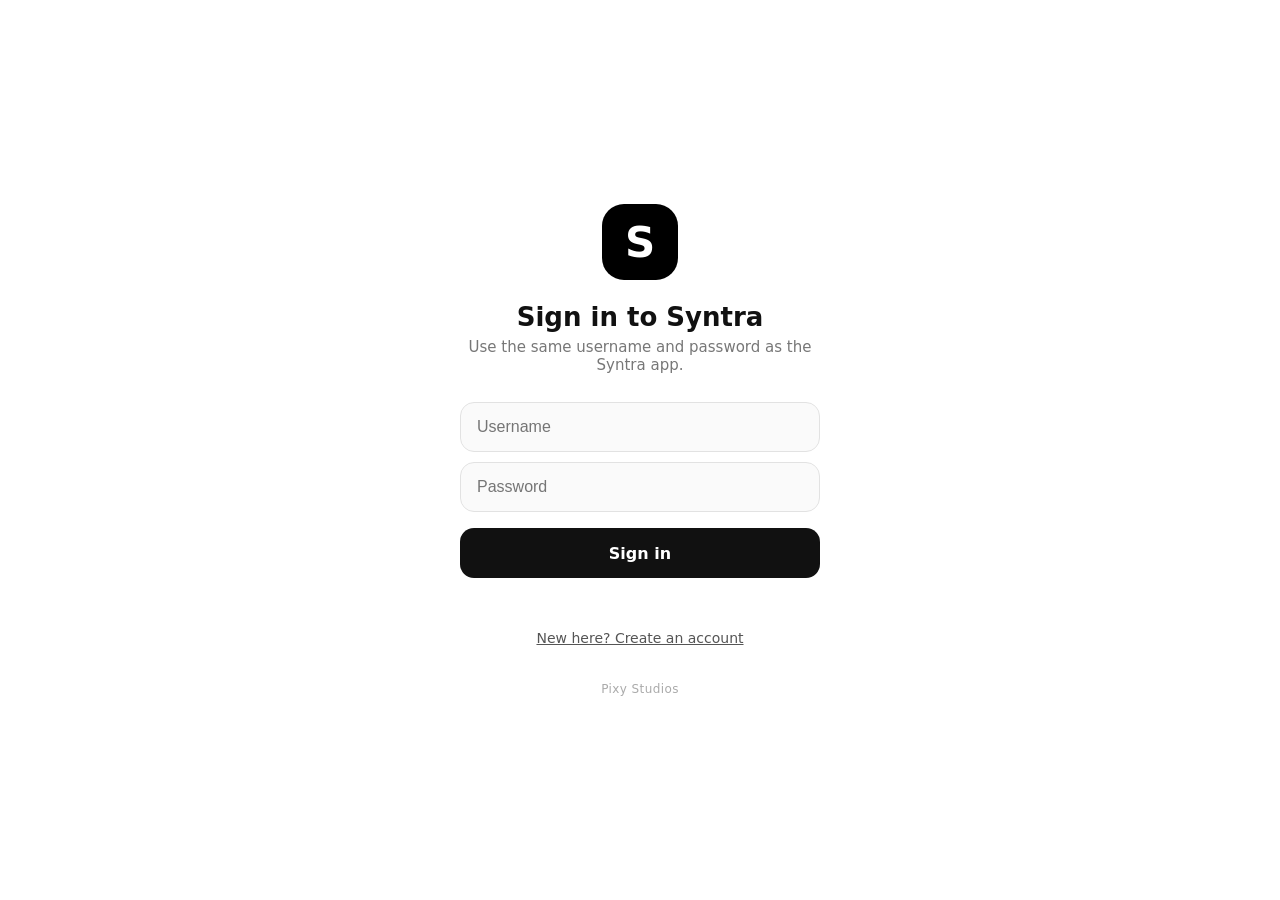
<file: docs/index.html>
<!DOCTYPE html>
<html lang="en">
<head>
<meta charset="utf-8">
<meta name="viewport" content="width=device-width,initial-scale=1,maximum-scale=1">
<title>Syntra Control</title>
<meta name="theme-color" content="#000000">
<style>
/* VOICE: a remote for your screen — calm, black, confident
   IDEA: a white sign-in card that the Syntra "S" bursts out of into a dark control deck
   PICTURE: the giant saturation number + slider is the hero
   COLOUR and TYPE: white → pure black, one white accent, live green; Segoe/system sans
   LAYOUT: single 560px column, stacked cards, tabs on top */
:root{color-scheme:light dark}
*{box-sizing:border-box;margin:0;padding:0;min-width:0;-webkit-tap-highlight-color:transparent}
html,body{font-family:"Segoe UI",system-ui,-apple-system,Roboto,sans-serif}
body{background:#fff;color:#111;min-height:100vh;transition:background .5s,color .5s;overflow-x:clip}
body.dark{background:#000;color:#f0f0f2}
button{font:inherit;cursor:pointer}
.hide{display:none!important}
.logo{width:76px;height:76px;border-radius:22px;background:#000;color:#fff;display:flex;align-items:center;justify-content:center;font-weight:900;font-size:42px;flex:none}
.logo.sm{width:42px;height:42px;border-radius:12px;background:#fff;color:#000;font-size:23px}
#login{min-height:100vh;display:flex;align-items:center;justify-content:center;padding:24px}
#login .box{width:100%;max-width:360px;text-align:center}
#login .logo{margin:0 auto 22px}
#login h1{font-size:26px;font-weight:700}
#login p{color:#777;margin:6px 0 18px;font-size:15px}
#login input{width:100%;padding:15px 16px;border-radius:14px;border:1px solid #e2e2e2;background:#fafafa;color:#111;font-size:16px;margin-top:10px;outline:none}
#login input:focus{border-color:#111;background:#fff}
#lb{width:100%;padding:15px;border-radius:14px;border:0;background:#111;color:#fff;font-size:16px;font-weight:600;margin-top:16px;min-height:50px}
#lb:disabled{opacity:.6}
.link{background:none;border:0;color:#555;font-size:14px;margin-top:8px;text-decoration:underline;min-height:44px}
.err{color:#e5484d;min-height:20px;margin-top:10px;font-size:14px}
.foot{color:#aaa;font-size:12px;margin-top:22px;letter-spacing:.4px}
#intro{position:fixed;inset:0;background:#fff;display:none;align-items:center;justify-content:center;z-index:9;overflow:hidden}
#intro{transition:background .7s ease}
#intro .logo{animation:zoom 1.6s cubic-bezier(.6,0,.3,1) forwards;will-change:transform,opacity}
#intro.black{background:#000}
@keyframes zoom{0%{transform:scale(.6);opacity:0}25%{transform:scale(1);opacity:1}50%{transform:scale(1);opacity:1}100%{transform:scale(3.2);opacity:0;filter:blur(6px)}}
#intro.out{animation:fade .45s forwards}
@keyframes fade{to{opacity:0;visibility:hidden}}
@media (prefers-reduced-motion:reduce){#intro .logo{animation:none}}
#home{display:none;max-width:1100px;margin:0 auto;padding:20px 16px 40px;opacity:0;transform:scale(1.08);transition:opacity .6s,transform .8s cubic-bezier(.2,.8,.2,1)}
#home.show{opacity:1;transform:none}
.top{display:flex;align-items:center;gap:12px;margin-bottom:14px}
.top h2{font-size:19px;font-weight:600}
.top small{display:block;color:#8e8e93;font-size:13px}
.sp{flex:1}
.live{font-size:13px;font-weight:600;color:#8e8e93;white-space:nowrap}
.live.on{color:#5ad27f}
.tabs{display:flex;gap:6px;background:#0d0d0e;border:1px solid #242426;border-radius:14px;padding:5px;margin-bottom:14px}
.tab{flex:1;padding:10px;border-radius:10px;border:0;background:none;color:#a0a0a6;font-size:14px;font-weight:600;min-height:42px}
.tab.on{background:#fff;color:#000}
.card{background:#0d0d0e;border:1px solid #242426;border-radius:20px;padding:18px 18px 14px;margin-bottom:14px}
.card h3{font-size:15px;font-weight:600;margin-bottom:4px}
.row{display:flex;justify-content:space-between;align-items:baseline;gap:8px}
.name{color:#d0d0d5;font-size:15px}
.val{font-weight:600;font-size:16px;white-space:nowrap}
.hero .val{font-size:clamp(40px,12vw,56px);font-weight:700;letter-spacing:-1px}
.hero .name{color:#8e8e93}
.slider{margin:4px 0 12px}
input[type=range]{-webkit-appearance:none;appearance:none;width:100%;height:34px;background:transparent;margin-top:6px;touch-action:pan-y}
input[type=range]::-webkit-slider-runnable-track{height:6px;border-radius:3px;background:var(--fill,#2a2a2e)}
input[type=range]::-moz-range-track{height:6px;border-radius:3px;background:var(--fill,#2a2a2e)}
input[type=range]::-webkit-slider-thumb{-webkit-appearance:none;width:28px;height:28px;border-radius:50%;background:#fff;margin-top:-11px;box-shadow:0 2px 8px rgba(0,0,0,.5)}
input[type=range]::-moz-range-thumb{width:28px;height:28px;border:0;border-radius:50%;background:#fff}
.chips{display:flex;flex-wrap:wrap;gap:8px;margin-top:8px}
.chip{padding:10px 14px;border-radius:12px;background:#17171a;border:1px solid #2a2a2e;color:#e8e8ec;font-size:14px;min-height:42px}
.chip:active{background:#fff;color:#000;border-color:#fff}
.switch{display:flex;align-items:center;justify-content:space-between;padding:6px 0;min-height:44px}
.tg{width:52px;height:30px;border-radius:15px;background:#2a2a2e;position:relative;border:0;transition:background .2s;flex:none}
.tg::after{content:"";position:absolute;top:4px;left:4px;width:22px;height:22px;border-radius:50%;background:#ccc;transition:all .2s}
.tg.on{background:#fff}.tg.on::after{left:26px;background:#000}
.btn{width:100%;padding:14px;border-radius:14px;border:1px solid #2a2a2e;background:#17171a;color:#eee;font-size:15px;margin-top:4px;min-height:48px}
.btn.ghost{background:none;margin-top:18px}
.note{color:#6e6e73;font-size:12px;text-align:center;margin-top:16px}
.empty{text-align:center;padding:36px 20px;border:1px dashed #2a2a2e;border-radius:20px;margin-bottom:14px}
.empty p{color:#8e8e93;margin-top:6px;font-size:14px}
.item{display:flex;align-items:center;gap:12px;background:#0d0d0e;border:1px solid #242426;border-radius:16px;padding:14px;margin-bottom:10px;width:100%;text-align:left;color:inherit}
.item .av{width:40px;height:40px;border-radius:12px;background:#1d1d21;display:flex;align-items:center;justify-content:center;font-weight:700;flex:none}
.item .t{flex:1}
.item b{display:block;font-size:15px;white-space:nowrap;overflow:hidden;text-overflow:ellipsis}
.item small{color:#8e8e93;font-size:13px}
.item.sel{border-color:#fff}
.dot{width:9px;height:9px;border-radius:50%;background:#3a3a3e;flex:none}
.dot.on{background:#5ad27f;box-shadow:0 0 8px #5ad27f}
.badge{font-size:11px;font-weight:700;background:#fff;color:#000;border-radius:6px;padding:2px 6px;margin-left:6px;vertical-align:2px}
.stats{display:grid;grid-template-columns:repeat(3,minmax(0,1fr));gap:10px;margin-bottom:12px}
.stat{background:#0d0d0e;border:1px solid #242426;border-radius:16px;padding:14px;text-align:center}
.stat b{display:block;font-size:28px}
.stat span{color:#8e8e93;font-size:13px}
.search{width:100%;padding:13px 15px;border-radius:14px;border:1px solid #242426;background:#0d0d0e;color:#eee;font-size:16px;margin-bottom:12px;outline:none}
.toast{position:fixed;left:50%;bottom:20px;transform:translateX(-50%);background:#1d1d21;color:#eee;border:1px solid #2a2a2e;padding:10px 16px;border-radius:12px;font-size:14px;opacity:0;transition:opacity .3s;pointer-events:none;max-width:90vw}
.toast.on{opacity:1}
/* side-to-side deck: swipe between cards on a phone, all side by side on a wide screen */
.deck{display:grid;grid-auto-flow:column;grid-auto-columns:minmax(0,1fr);gap:14px;overflow-x:auto;scroll-snap-type:x mandatory;scrollbar-width:none;padding-bottom:4px}
.deck::-webkit-scrollbar{display:none}
.deck>.card{scroll-snap-align:center;margin:0;min-height:100%}
.deck>.hero{grid-column:span 1}
.dots{display:flex;justify-content:center;gap:7px;margin:12px 0 4px}
.dots button{width:8px;height:8px;border-radius:4px;border:0;background:#3a3a3e;padding:0;transition:width .3s,background .3s}
.dots button.on{width:22px;background:#fff}
@media (max-width:899px){.deck{grid-auto-columns:88%}}
@media (min-width:900px){.deck{grid-auto-flow:row;grid-template-columns:repeat(3,minmax(0,1fr));overflow:visible}.deck>.hero{grid-column:span 3}.dots{display:none}#home .top,#home .tabs{max-width:none}}
#controls{margin-bottom:6px}

/* ---------- motion ---------- */
@keyframes rise{from{opacity:0;transform:translateY(18px) scale(.98)}to{opacity:1;transform:none}}
@keyframes pop{0%{transform:scale(1)}40%{transform:scale(1.12)}100%{transform:scale(1)}}
@keyframes pulse{0%{box-shadow:0 0 0 0 rgba(90,210,127,.6)}70%{box-shadow:0 0 0 10px rgba(90,210,127,0)}100%{box-shadow:0 0 0 0 rgba(90,210,127,0)}}
@keyframes shake{0%,100%{transform:none}20%,60%{transform:translateX(-7px)}40%,80%{transform:translateX(7px)}}
@keyframes glow{0%,100%{text-shadow:0 0 0 rgba(255,255,255,0)}50%{text-shadow:0 0 24px rgba(255,255,255,.35)}}
@keyframes spin{to{transform:rotate(360deg)}}
@keyframes floatIn{from{opacity:0;transform:translateY(30px)}to{opacity:1;transform:none}}
#login .box>*{animation:floatIn .7s cubic-bezier(.2,.8,.2,1) both}
#login .box>*:nth-child(2){animation-delay:.06s}#login .box>*:nth-child(3){animation-delay:.12s}#login .box>*:nth-child(4){animation-delay:.18s}#login .box>*:nth-child(5){animation-delay:.24s}#login .box>*:nth-child(6){animation-delay:.3s}#login .box>*:nth-child(7){animation-delay:.36s}
#login .logo{transition:transform .4s cubic-bezier(.3,1.6,.5,1)}#login .logo:hover{transform:rotate(-8deg) scale(1.06)}
#login input{transition:border .2s,background .2s,transform .2s,box-shadow .2s}
#login input:focus{transform:translateY(-1px);box-shadow:0 6px 18px rgba(0,0,0,.08)}
#lb{transition:transform .15s,background .2s;position:relative}#lb:active{transform:scale(.97)}
#lb.loading{color:transparent}#lb.loading::after{content:"";position:absolute;left:50%;top:50%;width:20px;height:20px;margin:-10px;border:2px solid rgba(255,255,255,.35);border-top-color:#fff;border-radius:50%;animation:spin .7s linear infinite}
.box.bad{animation:shake .45s}
#home.show .anim{animation:rise .6s cubic-bezier(.2,.8,.2,1) both}
.card,.item,.stat{transition:transform .25s cubic-bezier(.2,.8,.2,1),border-color .25s,background .25s}
.card:hover,.item:hover{border-color:#3a3a3e}
.item:active,.chip:active,.btn:active,.tab:active{transform:scale(.96)}
.chip,.btn,.tab{transition:transform .15s,background .2s,color .2s,border-color .2s}
.tabs{position:relative}
.tab{position:relative;z-index:1;transition:color .25s}.tab.on{background:none;color:#000}
.tabs .ink{position:absolute;top:5px;bottom:5px;left:5px;border-radius:10px;background:#fff;transition:transform .35s cubic-bezier(.3,1.3,.5,1),width .35s;z-index:0}
.tg::after{transition:left .3s cubic-bezier(.3,1.6,.5,1),background .25s,width .2s}
.tg:active::after{width:28px}.tg.on:active::after{left:20px}
.val.bump{animation:pop .3s}
.hero .val{display:inline-block;animation:glow 3s ease-in-out infinite}
.live.on::before{content:"";display:inline-block;width:8px;height:8px;border-radius:50%;background:#5ad27f;margin-right:6px;animation:pulse 1.8s infinite;vertical-align:1px}
.dot.on{animation:pulse 1.8s infinite}
section.swap{animation:rise .45s cubic-bezier(.2,.8,.2,1) both}
input[type=range]::-webkit-slider-thumb{transition:transform .15s}
input[type=range]:active::-webkit-slider-thumb{transform:scale(1.25)}
.toast{transform:translate(-50%,20px);transition:opacity .3s,transform .35s cubic-bezier(.3,1.4,.5,1)}.toast.on{transform:translate(-50%,0)}
#home.show .top .logo{animation:pop .6s .2s both}
@media (prefers-reduced-motion:reduce){*,*::before,*::after{animation-duration:.01ms!important;animation-iteration-count:1!important;transition-duration:.01ms!important}}
</style>
</head>
<body>
<section id="login">
  <div class="box">
    <div class="logo">S</div>
    <h1 id="ltitle">Sign in to Syntra</h1>
    <p id="lsub">Use the same username and password as the Syntra app.</p>
    <form id="lf" autocomplete="on">
      <input id="name" class="hide" placeholder="Name" autocomplete="name">
      <input id="u" placeholder="Username" autocomplete="username" autocapitalize="none" spellcheck="false">
      <input id="p" placeholder="Password" type="password" autocomplete="current-password">
      <button type="submit" id="lb">Sign in</button>
    </form>
    <div class="err" id="le"></div>
    <button class="link" id="swap" type="button">New here? Create an account</button>
    <div class="foot">Pixy Studios</div>
  </div>
</section>

<div id="intro"><div class="logo">S</div></div>

<main id="home">
  <header class="top">
    <div class="logo sm">S</div>
    <div><h2 id="hi">Syntra</h2><small id="sub">Loading…</small></div>
    <div class="sp"></div>
    <div class="live" id="live">● Offline</div>
  </header>
  <nav class="tabs">
    <button class="tab on" data-tab="control">Control</button>
    <button class="tab" data-tab="pcs">My PCs</button>
    <button class="tab hide" data-tab="admin" id="admintab">Admin</button>
  </nav>

  <section id="t_control">
    <div class="empty hide" id="nopc"><h3>No PC linked yet</h3><p>Open Syntra on your PC, go to Settings → Account, log out and back in. Your PC will show up here.</p></div>
    <div id="controls">
      <div class="deck" id="deck">
      <div class="card hero">
        <div class="row"><span class="name">Saturation</span><span class="val" id="v_saturation">100%</span></div>
        <input type="range" id="saturation" min="0" max="300" step="1" value="100">
        <div class="switch"><h3>Colours on</h3><button class="tg" id="enabled" aria-label="Colours on"></button></div>
        <div class="chips">
          <button class="chip" data-sat="100">100%</button><button class="chip" data-sat="150">150%</button>
          <button class="chip" data-sat="200">200%</button><button class="chip" data-sat="250">250%</button>
          <button class="chip" data-sat="300">300%</button>
        </div>
      </div>
      <div class="card" id="fine"><h3>Fine tune</h3></div>
      <div class="card">
        <div class="switch"><h3>Hue changer</h3><button class="tg" id="hueOn" aria-label="Hue changer"></button></div>
        <div class="slider"><div class="row"><span class="name">Hue shift</span><span class="val" id="v_hueDegrees">0°</span></div>
        <input type="range" id="hueDegrees" min="-180" max="180" step="1" value="0"></div>
      </div>
      <div class="card"><h3>Presets</h3><div class="chips" id="presets"></div><button class="btn" id="reset">Reset to normal</button></div>
      </div>
      <div class="dots" id="dots"></div>
    </div>
  </section>

  <section id="t_pcs" class="hide"><div id="pclist"></div></section>

  <section id="t_admin" class="hide">
    <div class="stats">
      <div class="stat"><b id="s_users">0</b><span>Users</span></div>
      <div class="stat"><b id="s_online">0</b><span>Online now</span></div>
      <div class="stat"><b id="s_pcs">0</b><span>PCs</span></div>
    </div>
    <input id="search" class="search" placeholder="Search users">
    <div id="userlist"></div>
  </section>

  <button class="btn ghost" id="out">Sign out</button>
  <div class="note">Pixy Studios · Syntra</div>
</main>
<div class="toast" id="toast"></div>

<script>
{
const $ = id => document.getElementById(id);
const esc = s => String(s ?? "").replace(/[&<>"']/g, c => ({ "&": "&amp;", "<": "&lt;", ">": "&gt;", '"': "&quot;", "'": "&#39;" }[c]));
let token = "", state = null, device = null, dragging = 0, pending = {}, timer = null, presetsShown = "", busy = false;
try { token = localStorage.getItem("syntra_token") || ""; } catch (e) {}

function toast(t) { const el = $("toast"); el.textContent = t; el.classList.add("on"); clearTimeout(toast.h); toast.h = setTimeout(() => el.classList.remove("on"), 2600); }
function ago(t) {
  if (!t) return "never";
  const s = (Date.now() - new Date(t)) / 1000;
  if (s < 60) return "just now"; if (s < 3600) return Math.floor(s / 60) + " min ago";
  if (s < 86400) return Math.floor(s / 3600) + " h ago"; return Math.floor(s / 86400) + " d ago";
}

// ---- talk to the Syntra database (public functions; the anon key is meant to be public) ----
const API = "https://bdjzdrfgwrsrtwkukhco.supabase.co/rest/v1/rpc/";
const KEY = "eyJhbGciOiJIUzI1NiIsInR5cCI6IkpXVCJ9.eyJpc3MiOiJzdXBhYmFzZSIsInJlZiI6ImJkanpkcmZnd3JzcnR3a3VraGNvIiwicm9sZSI6ImFub24iLCJpYXQiOjE3OTU1NTczMDcsImV4cCI6MjExMTEzMzMwN30.AvVCOc5GMRW2NNvCzLZOehZ5TFWfeFupsNOFlnhGb_c";
async function call(fn, args) {
  let r;
  try {
    r = await fetch(API + fn, { method: "POST", headers: { "Content-Type": "application/json", apikey: KEY, Authorization: "Bearer " + KEY }, body: JSON.stringify(args) });
  } catch (e) { throw new Error("No internet connection."); }
  const j = await r.json().catch(() => null);
  if (!r.ok) throw new Error((j && j.message) || "Something went wrong (" + r.status + ")");
  return j;
}
// ---- sign in ----
let signUp = false;
$("swap").onclick = () => {
  signUp = !signUp;
  $("name").classList.toggle("hide", !signUp);
  $("ltitle").textContent = signUp ? "Create your account" : "Sign in to Syntra";
  $("lsub").textContent = signUp ? "A name, a username and a password." : "Use the same username and password as the Syntra app.";
  $("lb").textContent = signUp ? "Create account" : "Sign in";
  $("swap").textContent = signUp ? "Have an account? Sign in" : "New here? Create an account";
  $("le").textContent = "";
};
$("lf").addEventListener("submit", async e => {
  e.preventDefault();
  const u = $("u").value.trim(), p = $("p").value, n = $("name").value.trim();
  if (u.length < 3 || /\s/.test(u)) { $("le").textContent = "Username needs 3+ characters and no spaces."; return; }
  if (p.length < 6) { $("le").textContent = "Password needs at least 6 characters."; return; }
  if (signUp && !n) { $("le").textContent = "Enter your name."; return; }
  $("le").textContent = ""; $("lb").disabled = true; const label = $("lb").textContent; $("lb").classList.add("loading");
  try {
    const s = signUp ? await call("syntra_signup", { p_username: u, p_name: n, p_password: p }) : await call("syntra_login", { p_username: u, p_password: p });
    token = s.token; try { localStorage.setItem("syntra_token", token); } catch (e2) {}
    intro();
  } catch (err) {
    $("le").textContent = err.message;
    const box = document.querySelector("#login .box"); box.classList.remove("bad"); void box.offsetWidth; box.classList.add("bad");
  }
  $("lb").disabled = false; $("lb").classList.remove("loading"); $("lb").textContent = label;
});

function intro() {
  $("login").style.display = "none";
  const el = $("intro"); el.style.display = "flex";
  setTimeout(() => el.classList.add("black"), 800);   // white fades to black while the S grows and fades out
  setTimeout(() => {
    document.body.classList.add("dark");
    $("home").style.display = "block";
    document.querySelectorAll("#home .top, #home .tabs, #deck > .card, #dots, #home > .btn, #home .note").forEach((el, i) => { el.classList.add("anim"); el.style.animationDelay = (0.08 * i + 0.05) + "s"; });
    requestAnimationFrame(() => { $("home").classList.add("show"); moveInk(); });
    el.classList.add("out"); setTimeout(() => el.style.display = "none", 600);
  }, 1600);
  refresh();
}

// ---- controls ----
const FINE = [["vibrance","Vibrance",0,100,1,"%"],["brightness","Brightness",50,150,1,"%"],["contrast","Contrast",50,150,1,"%"],["gamma","Gamma",0.5,2,0.01,""],["temperature","Temperature",-100,100,1,""]];
const UNITS = { saturation: "%", hueDegrees: "°" };
$("fine").insertAdjacentHTML("beforeend", FINE.map(([k, n, min, max, step, u]) => (UNITS[k] = u,
  `<div class="slider"><div class="row"><span class="name">${n}</span><span class="val" id="v_${k}"></span></div><input type="range" id="${k}" min="${min}" max="${max}" step="${step}"></div>`)).join(""));
const SLIDERS = ["saturation", "hueDegrees", ...FINE.map(f => f[0])];

const shown = {};
function paint(el, animate) {
  const pct = (+el.value - +el.min) / (+el.max - +el.min) * 100;
  el.style.setProperty("--fill", `linear-gradient(90deg,#fff ${pct}%,#2a2a2e ${pct}%)`);
  const out = $("v_" + el.id), dec = el.step === "0.01", to = +el.value, u = UNITS[el.id] || "";
  const fmt = v => (dec ? v.toFixed(2) : Math.round(v)) + u;
  const from = shown[el.id] ?? to; shown[el.id] = to;
  if (!animate || from === to || matchMedia("(prefers-reduced-motion: reduce)").matches) { out.textContent = fmt(to); return; }
  const t0 = performance.now(), dur = 450;   // count up/down to the new number
  cancelAnimationFrame(out._raf);
  const step = t => { const k = Math.min(1, (t - t0) / dur), e = 1 - Math.pow(1 - k, 3); out.textContent = fmt(from + (to - from) * e); if (k < 1) out._raf = requestAnimationFrame(step); };
  out._raf = requestAnimationFrame(step);
  out.classList.remove("bump"); void out.offsetWidth; out.classList.add("bump");
}
SLIDERS.forEach(k => paint($(k)));

function renderSettings(s) {
  if (!s) return;
  if (!dragging && !timer && Date.now() - lastInput > 4000) SLIDERS.forEach(k => { if (s[k] !== undefined && +$(k).value !== +s[k]) { $(k).value = s[k]; paint($(k), true); } });
  $("enabled").classList.toggle("on", s.enabled !== false);
  $("hueOn").classList.toggle("on", !!s.hueOn);
  const names = (s.presets || []).join("|");
  if (names !== presetsShown) {
    presetsShown = names;
    $("presets").innerHTML = (s.presets || []).map((n, i) => `<button class="chip" data-p="${i}">${esc(n)}</button>`).join("");
    $("presets").querySelectorAll("[data-p]").forEach(b => b.onclick = () => { queue("preset", s.presets[+b.dataset.p]); toast("Applying " + s.presets[+b.dataset.p]); });
  }
}

// ---- instant link (Supabase Realtime): every slider movement goes straight to the PC ----
let lastInput = 0;
let ws = null, wsReady = false, wsDev = null, wsRef = 1, beatT = null, liveBuf = {}, liveT = null;
function liveConnect() {
  if (!device || (ws && wsDev === device.id)) return;
  try { ws && ws.close(); } catch (e) {}
  wsDev = device.id; wsReady = false;
  const topic = "realtime:syntra-" + wsDev;
  const sock = new WebSocket(API.replace("https://", "wss://").replace("/rest/v1/rpc/", "/realtime/v1/websocket") + "?apikey=" + KEY + "&vsn=1.0.0");
  ws = sock;
  sock.onopen = () => {
    sock.send(JSON.stringify({ topic, event: "phx_join", payload: { config: { broadcast: { self: false }, presence: { key: "" } } }, ref: String(wsRef++) }));
    clearInterval(beatT);
    beatT = setInterval(() => { try { sock.send(JSON.stringify({ topic: "phoenix", event: "heartbeat", payload: {}, ref: String(wsRef++) })); } catch (e) {} }, 25000);
  };
  sock.onmessage = e => { try { const m = JSON.parse(e.data); if (m.event === "phx_reply" && m.topic === topic && m.payload && m.payload.status === "ok") wsReady = true; } catch (x) {} };
  sock.onclose = () => { if (ws !== sock) return; wsReady = false; clearInterval(beatT); ws = null; setTimeout(liveConnect, 1500); };
}
function liveSend(changes) {
  if (!wsReady || !ws) return;
  try { ws.send(JSON.stringify({ topic: "realtime:syntra-" + wsDev, event: "broadcast", payload: { type: "broadcast", event: "set", payload: changes }, ref: String(wsRef++) })); } catch (e) {}
}

function queue(k, v) {
  if (!device) return;
  lastInput = Date.now();
  liveBuf[k] = v;
  if (!liveT) liveT = setTimeout(() => { liveT = null; const c = liveBuf; liveBuf = {}; liveSend(c); }, 30);
  if (k !== "enabled" && !$("enabled").classList.contains("on")) { $("enabled").classList.add("on"); toast("Colours switched on"); }
  pending[k] = v; if (!timer) timer = setTimeout(send, 350); }
async function send() {
  const changes = pending; pending = {};
  try {
    const r = await call("syntra_web_set", { p_token: token, p_device: device.id, p_changes: changes });
    if (r && r.settings) device.settings = r.settings;
  } catch (e) { toast(e.message); if (/Signed out/i.test(e.message)) signOut(); }
  timer = Object.keys(pending).length ? setTimeout(send, 350) : null;
}
SLIDERS.forEach(k => {
  const el = $(k);
  el.addEventListener("input", () => { paint(el); queue(k, +el.value); });
  el.addEventListener("pointerdown", () => dragging++);
  el.addEventListener("pointerup", () => setTimeout(() => dragging = Math.max(0, dragging - 1), 800));
});
document.querySelectorAll("[data-sat]").forEach(c => c.onclick = () => { $("saturation").value = c.dataset.sat; paint($("saturation"), true); queue("saturation", +c.dataset.sat); });
["enabled", "hueOn"].forEach(k => $(k).onclick = () => { const on = !$(k).classList.contains("on"); $(k).classList.toggle("on", on); queue(k, on); });
$("reset").onclick = () => { queue("preset", "Default"); toast("Back to normal"); };

// swipe dots
const deck = $("deck"), cards = [...deck.children];
$("dots").innerHTML = cards.map((c, i) => `<button aria-label="Card ${i + 1}" data-i="${i}"></button>`).join("");
const dotEls = [...$("dots").children];
dotEls.forEach(d => d.onclick = () => cards[+d.dataset.i].scrollIntoView({ behavior: "smooth", inline: "center", block: "nearest" }));
function markDot() {
  const mid = deck.scrollLeft + deck.clientWidth / 2;
  let best = 0, bd = 1e9;
  cards.forEach((c, i) => { const d = Math.abs(c.offsetLeft + c.offsetWidth / 2 - mid); if (d < bd) { bd = d; best = i; } });
  dotEls.forEach((d, i) => d.classList.toggle("on", i === best));
}
deck.addEventListener("scroll", () => requestAnimationFrame(markDot), { passive: true });
markDot();
addEventListener("keydown", e => {
  if (e.target.tagName === "INPUT" || $("home").style.display !== "block") return;
  if (e.key === "ArrowRight") deck.scrollBy({ left: deck.clientWidth * .85, behavior: "smooth" });
  if (e.key === "ArrowLeft") deck.scrollBy({ left: -deck.clientWidth * .85, behavior: "smooth" });
});

// ---- refresh my PCs ----
async function refresh() {
  if (!token || busy) return;
  busy = true;
  try {
    state = await call("syntra_web_state", { p_token: token });
    $("hi").textContent = "Hi, " + (state.name || state.username);
    if ($("admintab").classList.contains("hide") === !!state.is_admin) { $("admintab").classList.toggle("hide", !state.is_admin); moveInk(); }
    const ds = state.devices || [];
    device = (device && ds.find(d => d.id === device.id)) || ds[0] || null;
    $("nopc").classList.toggle("hide", !!device);
    $("controls").classList.toggle("hide", !device);
    if (device) { renderSettings(device.settings); liveConnect(); }
    $("live").textContent = device ? (device.online ? "● Live" : "● Offline") : "● No PC";
    $("live").classList.toggle("on", !!(device && device.online));
    $("sub").textContent = device ? `${device.name || "PC"} · ${device.online ? "online" : "seen " + ago(device.last_seen)}` : "No PC linked yet";
    renderPcs();
  } catch (e) {
    if (/Signed out/i.test(e.message)) signOut(); else $("sub").textContent = e.message;
  }
  busy = false;
}
function renderPcs() {
  const ds = (state && state.devices) || [];
  $("pclist").innerHTML = ds.length ? ds.map((d, i) => `<button class="item${device && d.id === device.id ? " sel" : ""}" data-d="${i}">
      <div class="av">PC</div><div class="t"><b>${esc(d.name || "PC")}</b><small>v${esc(d.version || "?")} · ${d.online ? "online" : "seen " + esc(ago(d.last_seen))}</small></div>
      <div class="dot ${d.online ? "on" : ""}"></div></button>`).join("")
    : `<div class="empty"><h3>No PCs yet</h3><p>Sign in to the Syntra app on a PC with this account.</p></div>`;
  $("pclist").querySelectorAll("[data-d]").forEach(b => b.onclick = () => { device = ds[+b.dataset.d]; refresh(); document.querySelector('[data-tab=control]').click(); });
}

// ---- admin ----
let users = [];
async function loadAdmin() {
  try { users = await call("syntra_admin_users", { p_token: token }) || []; } catch (e) { $("userlist").innerHTML = `<div class="empty"><p>${esc(e.message)}</p></div>`; return; }
  $("s_users").textContent = users.length;
  $("s_pcs").textContent = users.reduce((n, u) => n + (u.devices || []).length, 0);
  $("s_online").textContent = users.filter(u => (u.devices || []).some(d => d.online)).length;
  drawUsers();
}
function drawUsers() {
  const q = $("search").value.trim().toLowerCase();
  $("userlist").innerHTML = users.filter(u => !q || (u.username + " " + (u.name || "")).toLowerCase().includes(q)).map(u => {
    const ds = u.devices || [], on = ds.some(d => d.online);
    const last = ds.map(d => d.last_seen).filter(Boolean).sort().pop();
    const ver = ds.map(d => d.version).filter(Boolean).sort().pop();
    return `<div class="item"><div class="av">${esc((u.name || u.username || "?")[0].toUpperCase())}</div>
      <div class="t"><b>${esc(u.name || "—")} <small>@${esc(u.username)}</small>${u.is_admin ? '<span class="badge">ADMIN</span>' : ""}</b>
      <small>Joined ${esc(new Date(u.created_at).toLocaleDateString())} · ${ds.length} PC${ds.length === 1 ? "" : "s"}${ver ? " · v" + esc(ver) : ""} · ${on ? "online" : "seen " + esc(ago(last))}</small></div>
      <div class="dot ${on ? "on" : ""}"></div></div>`;
  }).join("") || `<div class="empty"><p>No users found.</p></div>`;
}
$("search").oninput = drawUsers;

// sliding white pill behind the active tab
const ink = document.createElement("div"); ink.className = "ink"; document.querySelector(".tabs").prepend(ink);
function moveInk() {
  const on = document.querySelector(".tab.on"); if (!on) return;
  ink.style.width = on.offsetWidth + "px";
  ink.style.transform = `translateX(${on.offsetLeft - 5}px)`;
}
addEventListener("resize", moveInk);
document.querySelectorAll(".tab").forEach(t => t.onclick = () => {
  document.querySelectorAll(".tab").forEach(x => x.classList.toggle("on", x === t));
  moveInk();
  ["control", "pcs", "admin"].forEach(n => { const s = $("t_" + n), show = n === t.dataset.tab; s.classList.toggle("hide", !show); if (show) { s.classList.remove("swap"); void s.offsetWidth; s.classList.add("swap"); } });
  if (t.dataset.tab === "admin") loadAdmin();
});

async function signOut() {
  if (token) { try { await call("syntra_logout", { p_token: token }); } catch (e) {} }
  token = ""; try { localStorage.removeItem("syntra_token"); } catch (e) {}
  location.reload();
}
$("out").onclick = signOut;

// ---- start ----
$("login").style.display = "flex";
(async () => {
  if (token) {
    try { await call("syntra_web_state", { p_token: token }); intro(); } catch (e) { token = ""; try { localStorage.removeItem("syntra_token"); } catch (e2) {} }
  }
})();
setInterval(() => { if (token && !dragging && !timer && $("home").style.display === "block") refresh(); }, 2500);
setInterval(() => { if (token && !$("t_admin").classList.contains("hide")) loadAdmin(); }, 15000);
}
</script>
</body>
</html>
</file>
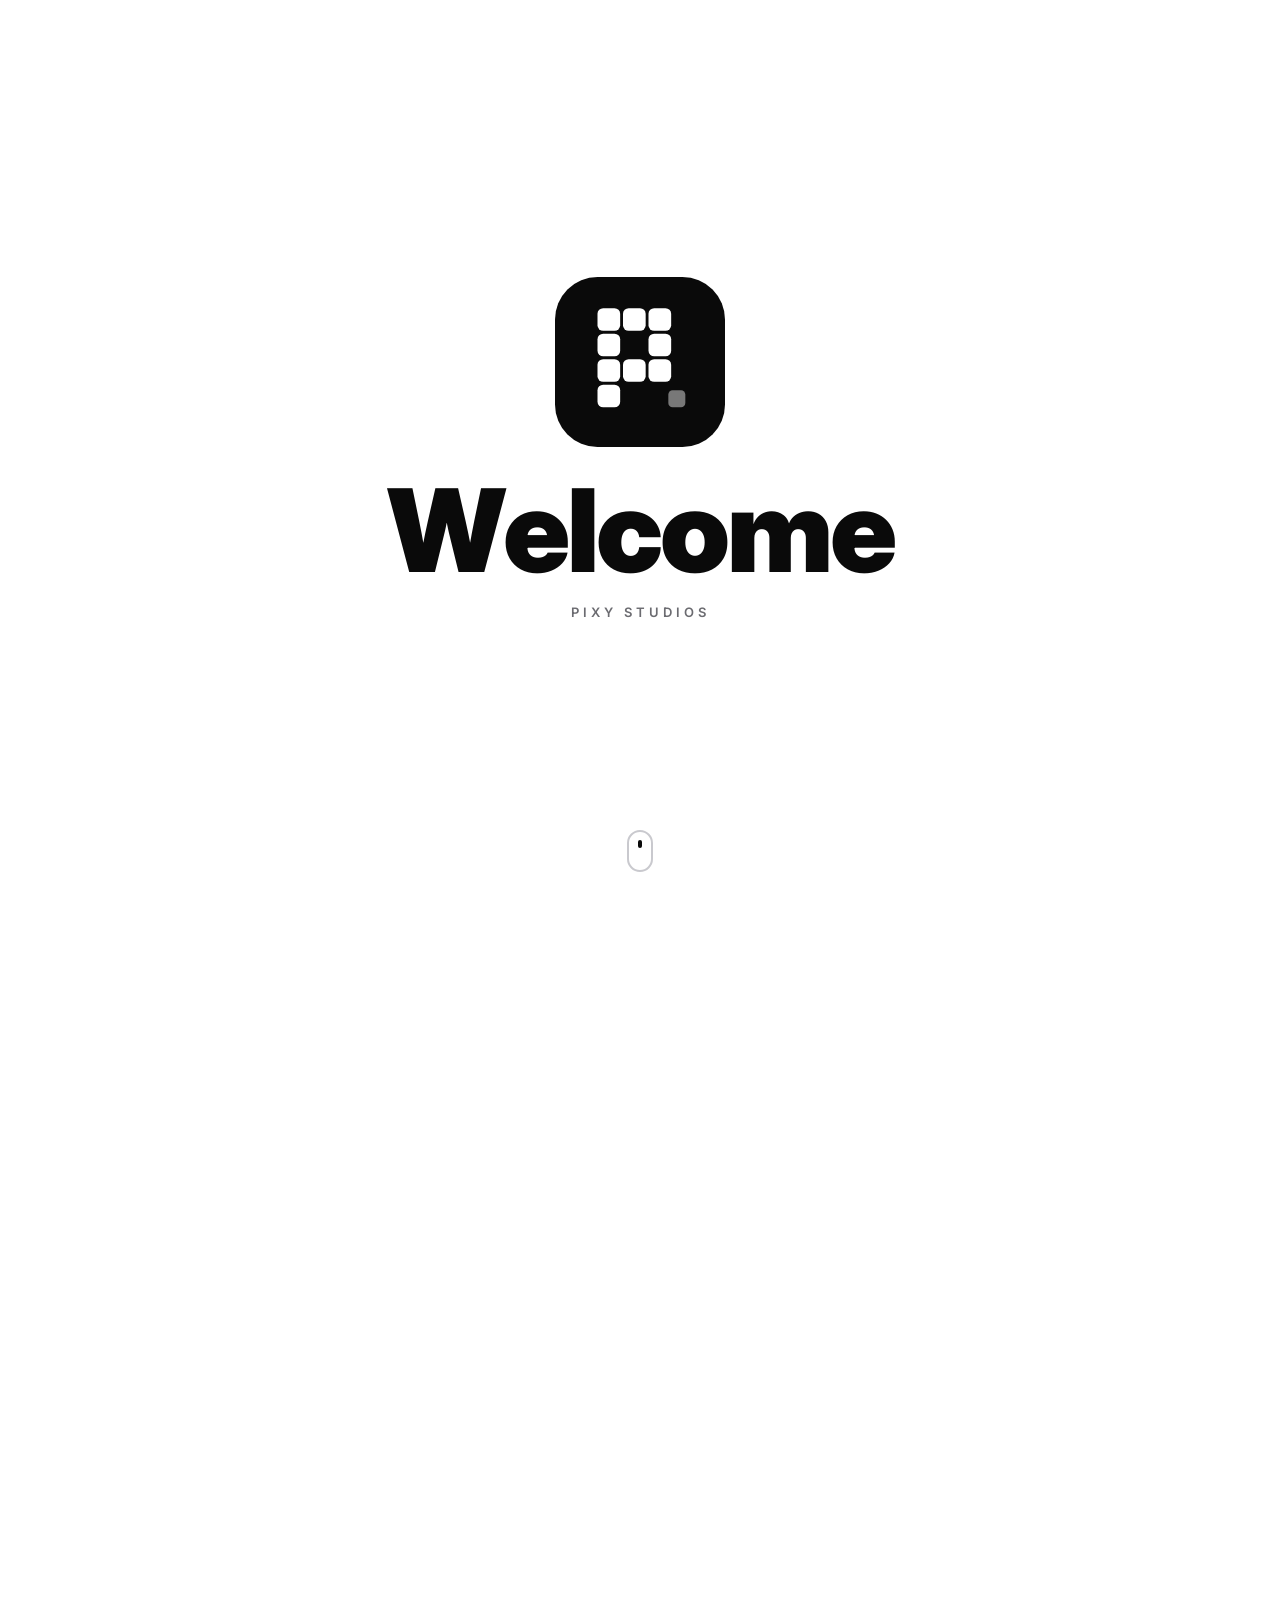
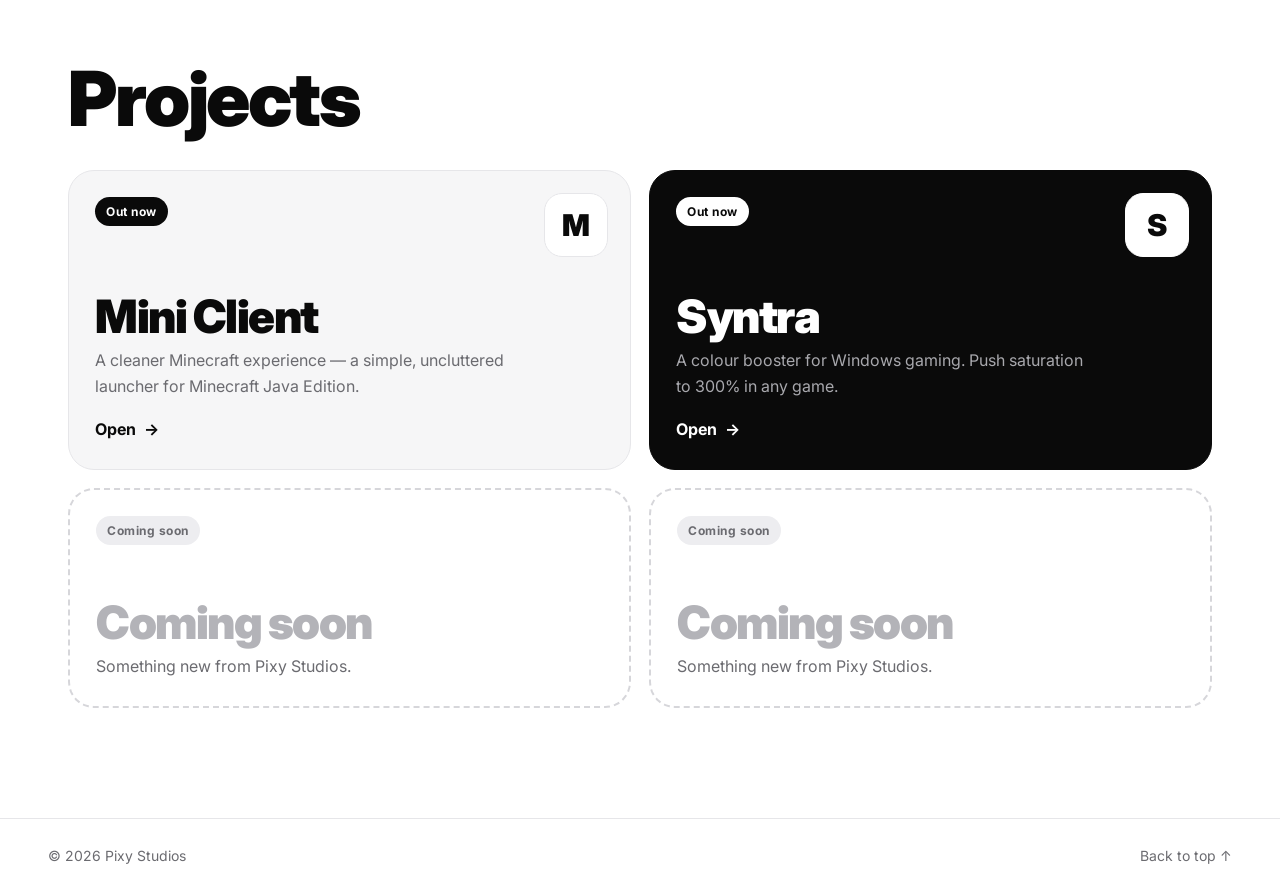
<file: docs/pixy/index.html>
<!DOCTYPE html>
<html lang="en">
<head>
<meta charset="utf-8">
<meta name="viewport" content="width=device-width,initial-scale=1">
<title>Pixy Studios</title>
<meta name="description" content="Pixy Studios makes Syntra, Mini Client and more.">
<meta name="theme-color" content="#ffffff">
<link rel="icon" href="img/logo.svg">
<link rel="preconnect" href="https://fonts.googleapis.com"><link rel="preconnect" href="https://fonts.gstatic.com" crossorigin>
<link href="https://fonts.googleapis.com/css2?family=Inter:wght@400;500;600;700;800;900&display=swap" rel="stylesheet">
<link rel="stylesheet" href="css/style.css">
</head>
<body>

<header class="top" id="top">
  <a class="mini" href="#welcome" aria-label="Pixy Studios home"><img src="img/logo.svg" alt=""><span>Pixy Studios</span></a>
  <nav><a href="#projects">Projects</a></nav>
</header>

<section class="welcome" id="welcome">
  <div class="stage">
    <img class="logo" id="logo" src="img/logo.svg" alt="Pixy Studios">
    <h1 class="word" id="word">Welcome</h1>
    <p class="by">Pixy Studios</p>
  </div>
  <a class="down" href="#projects" aria-label="Scroll down"><span></span></a>
</section>

<main class="projects" id="projects">
  <h2 class="title">Projects</h2>
  <div class="cards" id="cards"></div>
</main>

<footer class="foot">
  <span>© <span id="year"></span> Pixy Studios</span>
  <a href="#top">Back to top ↑</a>
</footer>

<script src="js/main.js"></script>
</body>
</html>
</file>
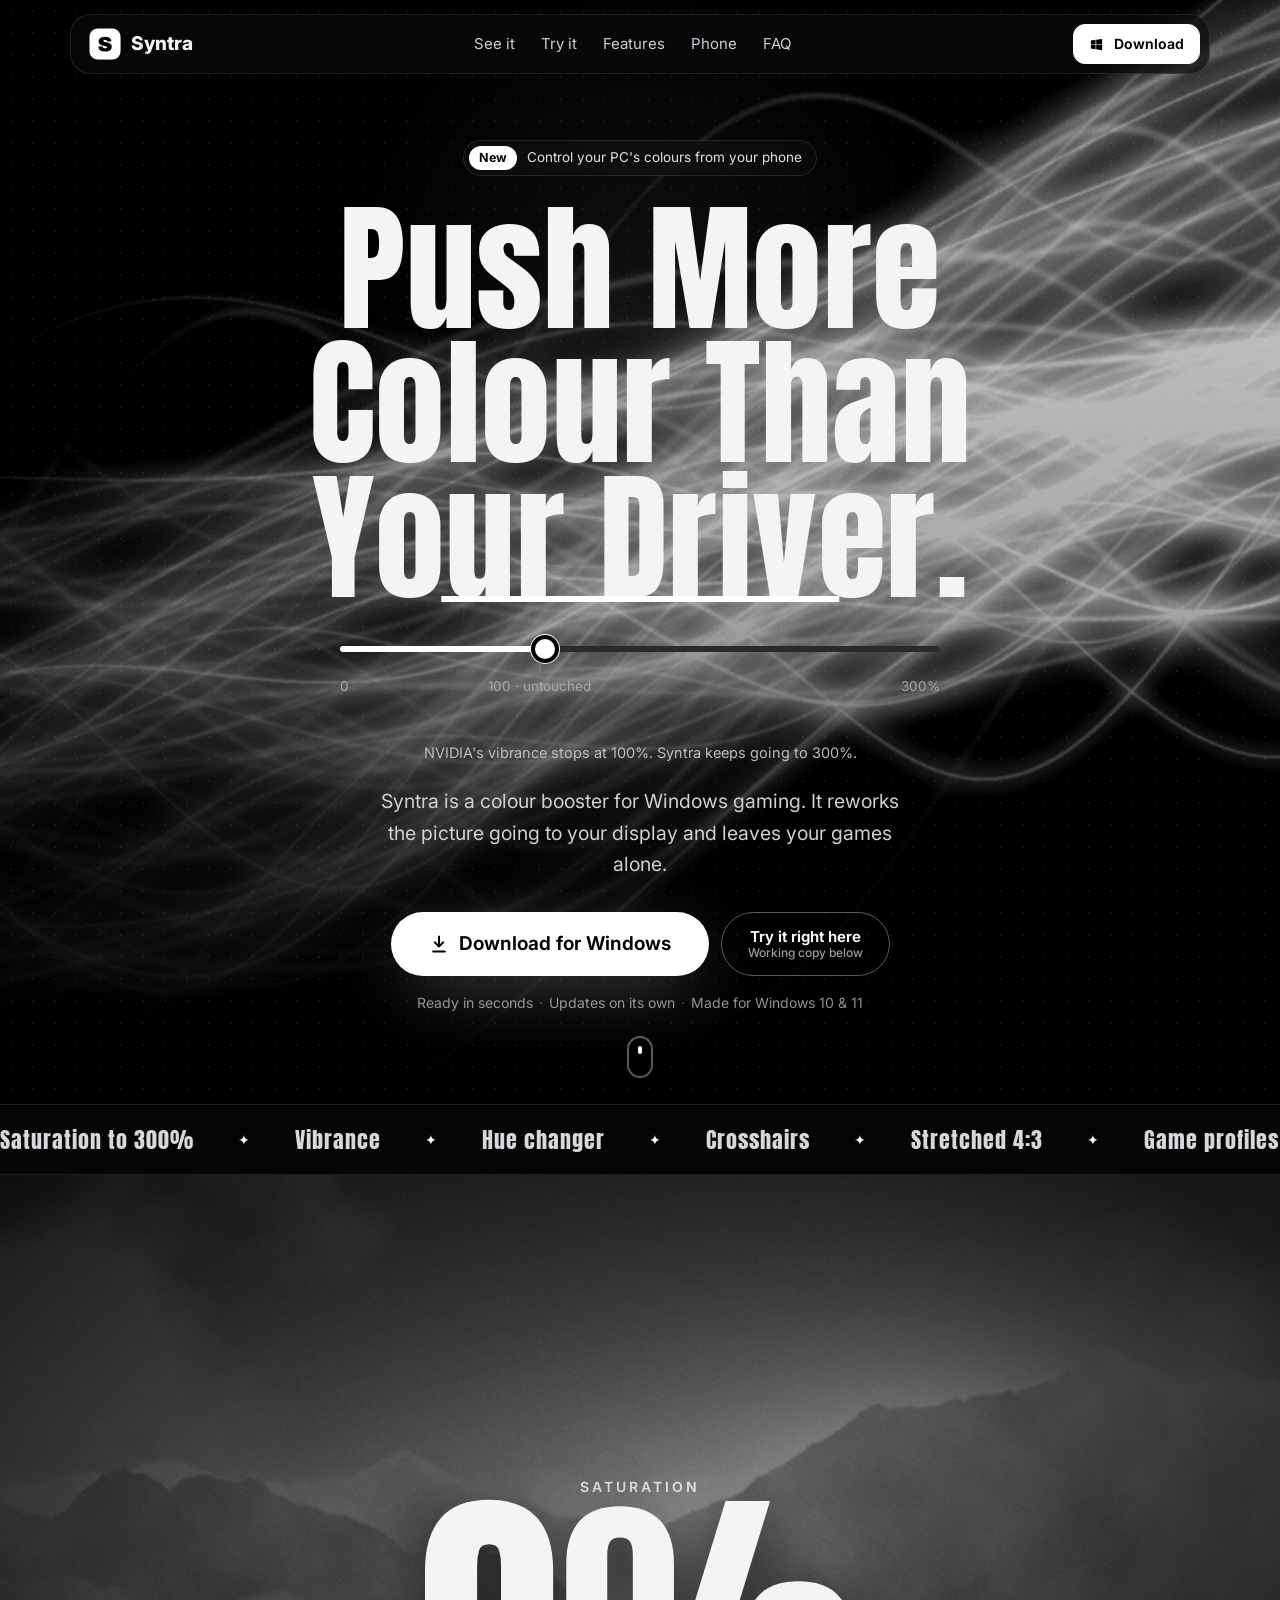
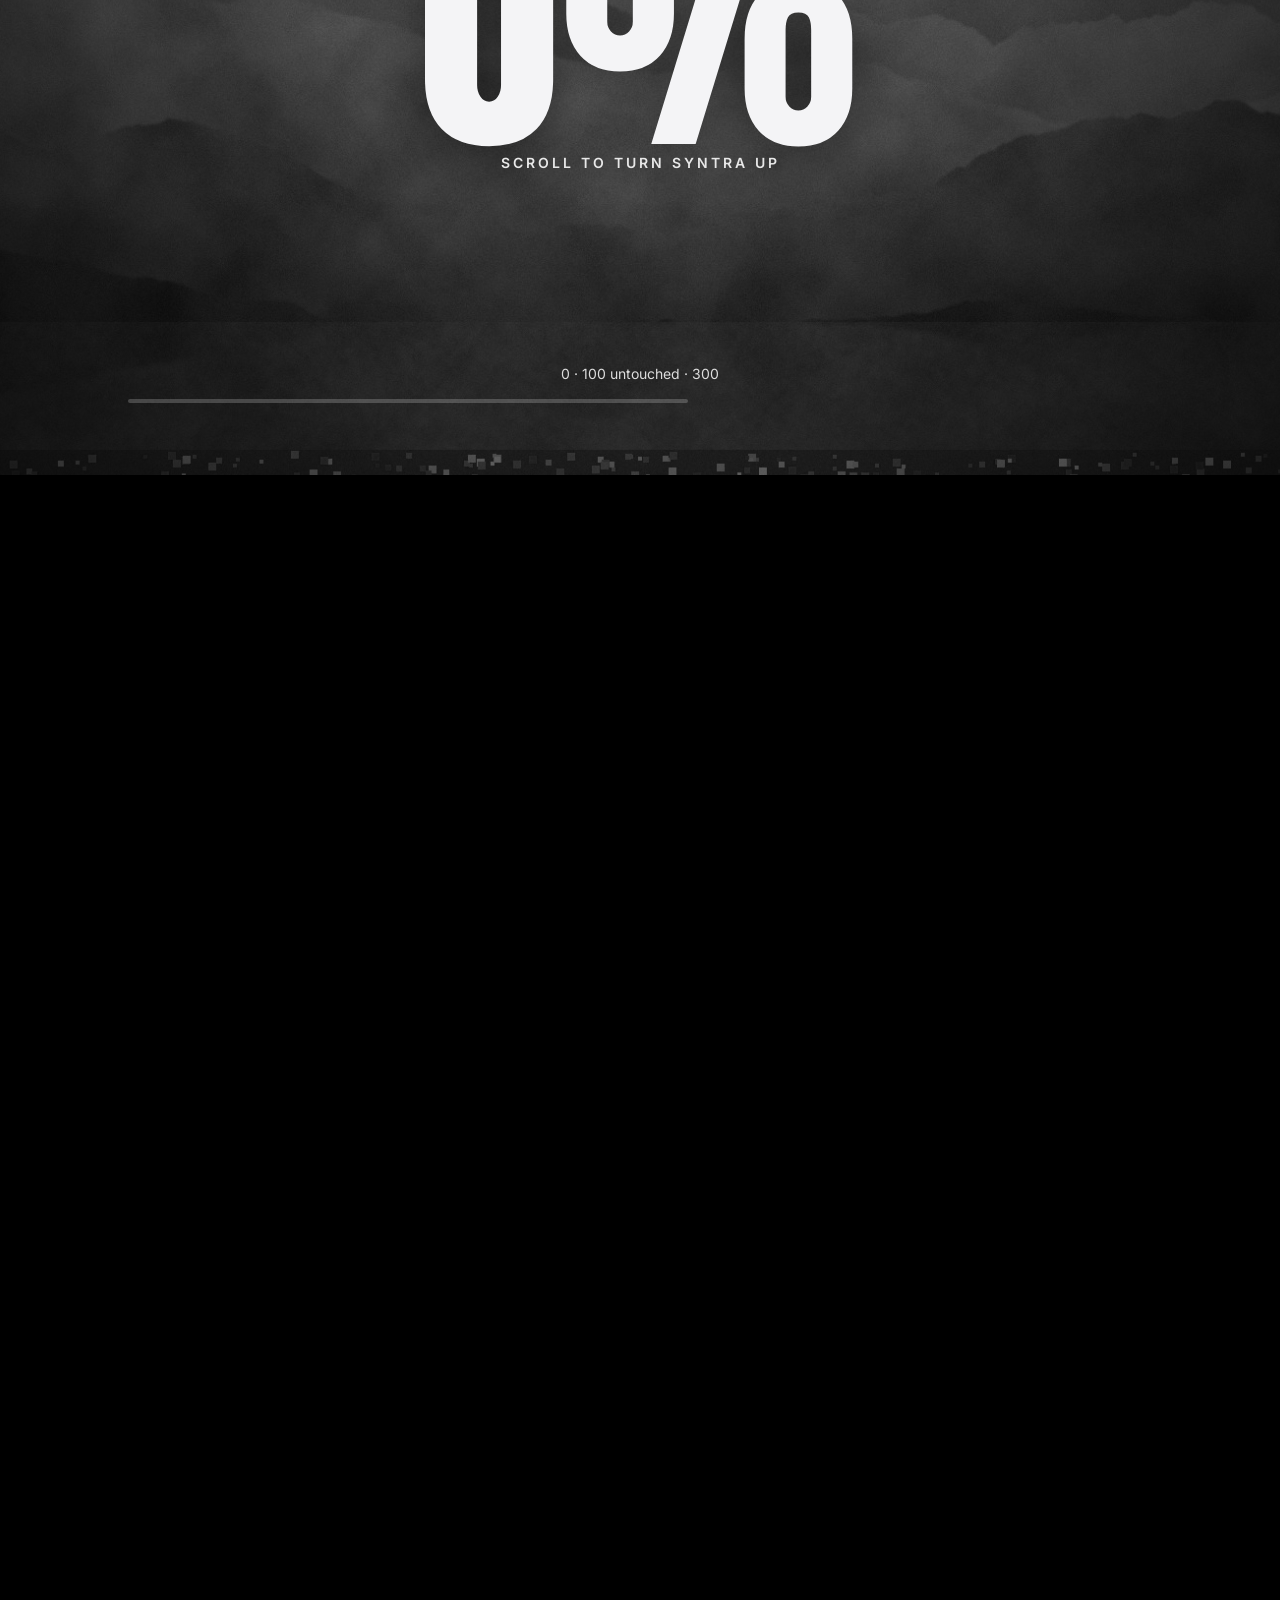
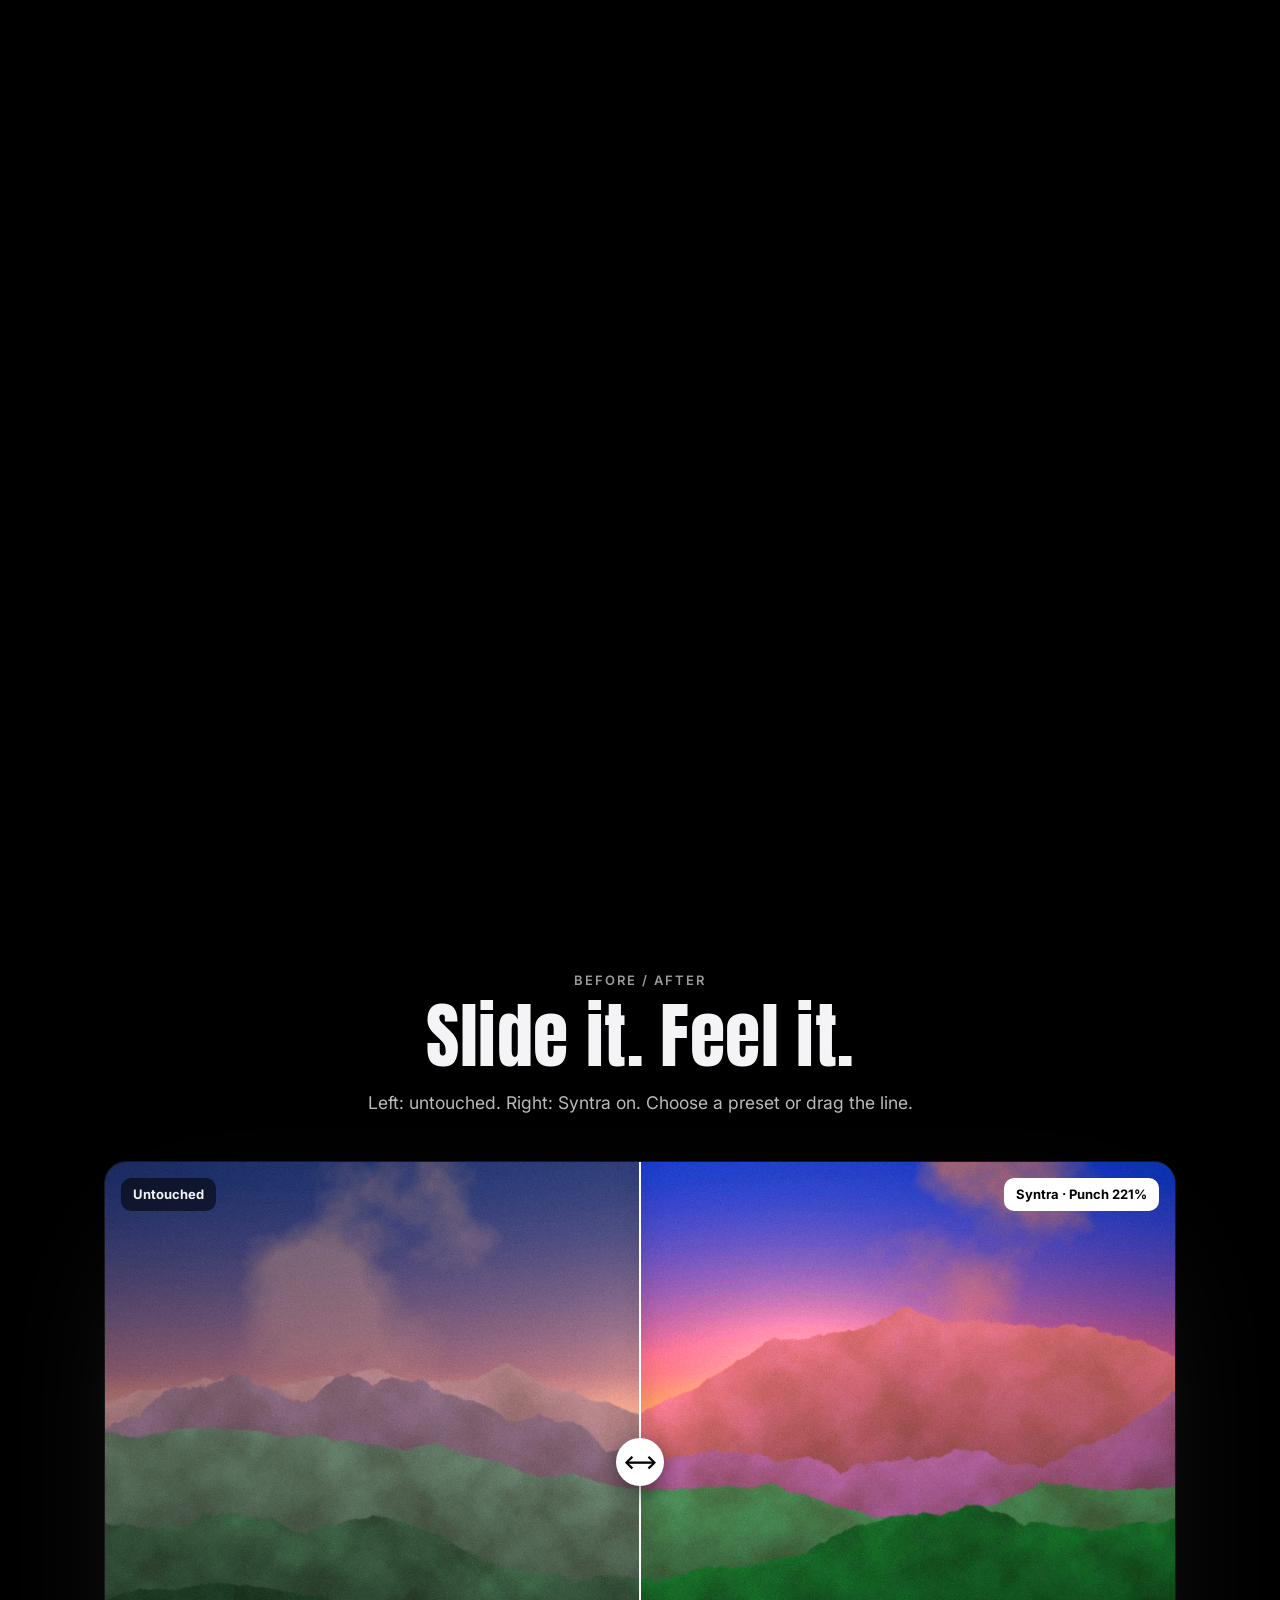
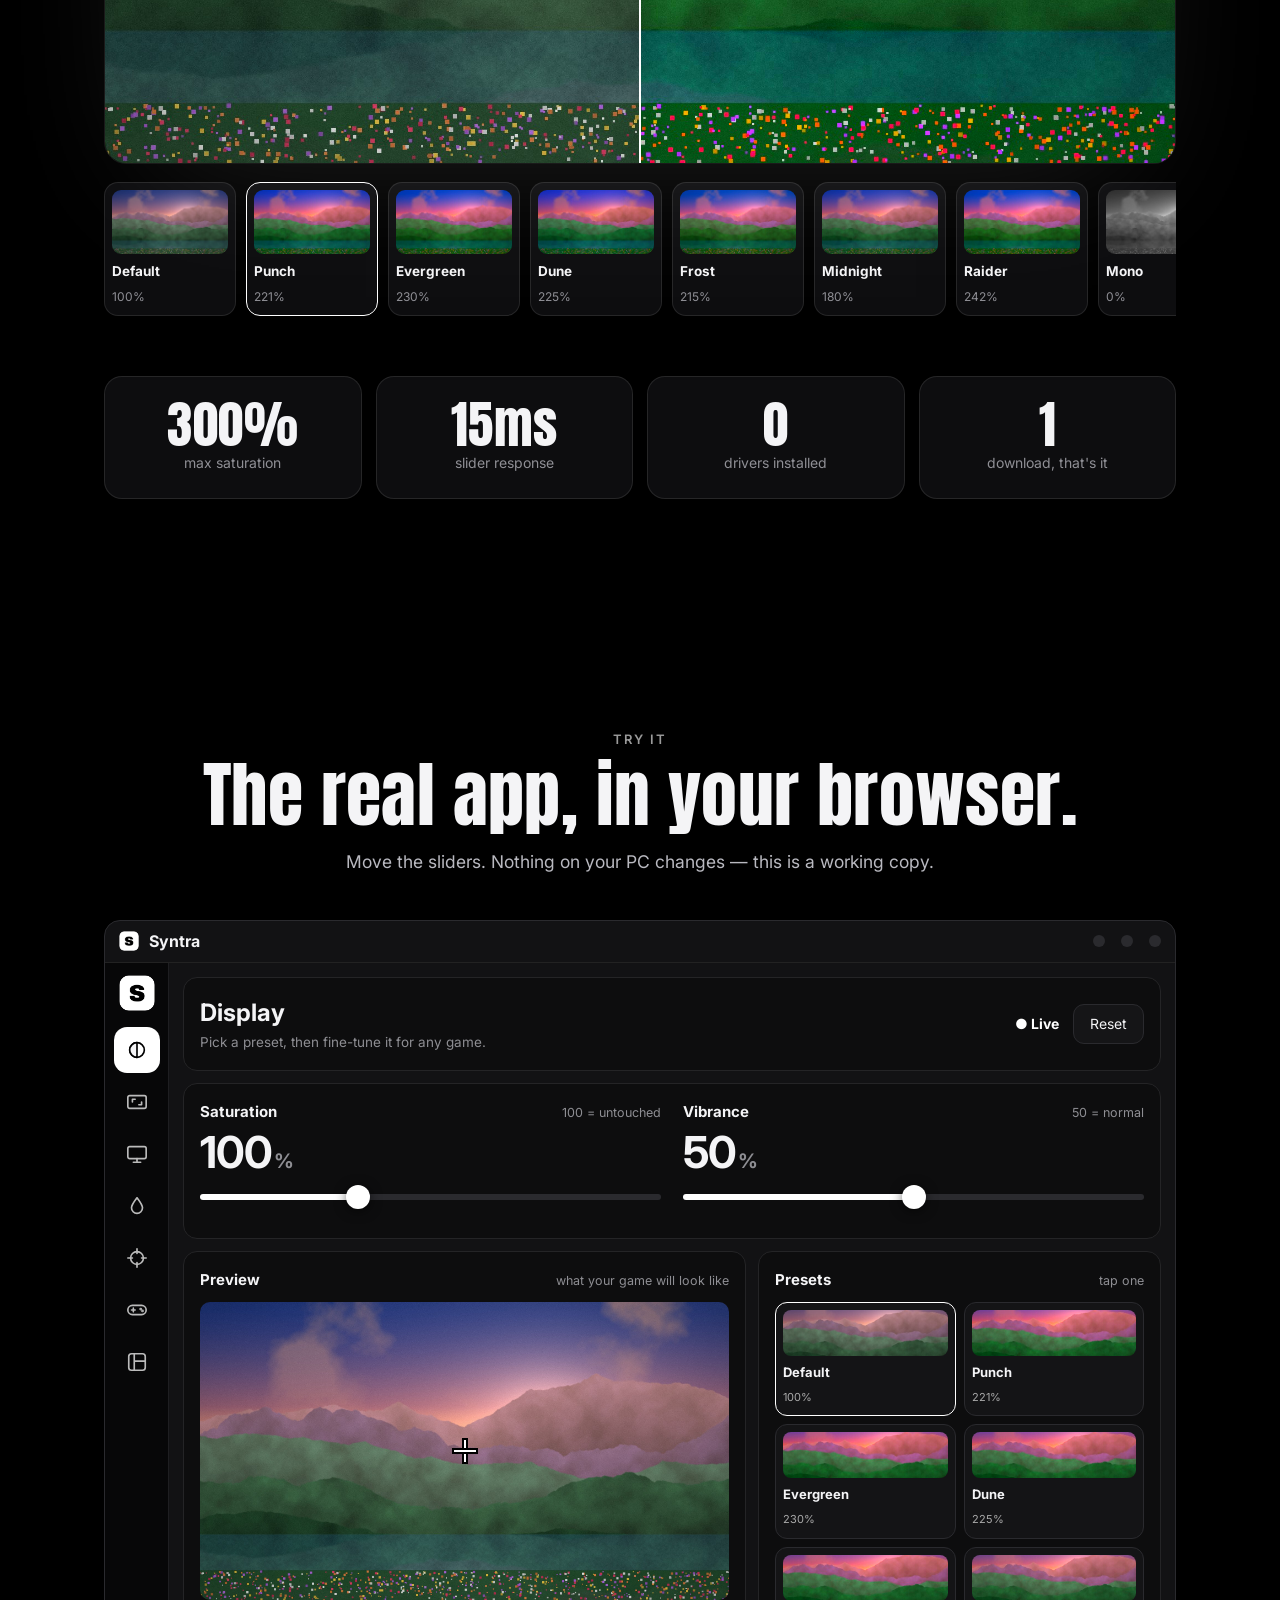
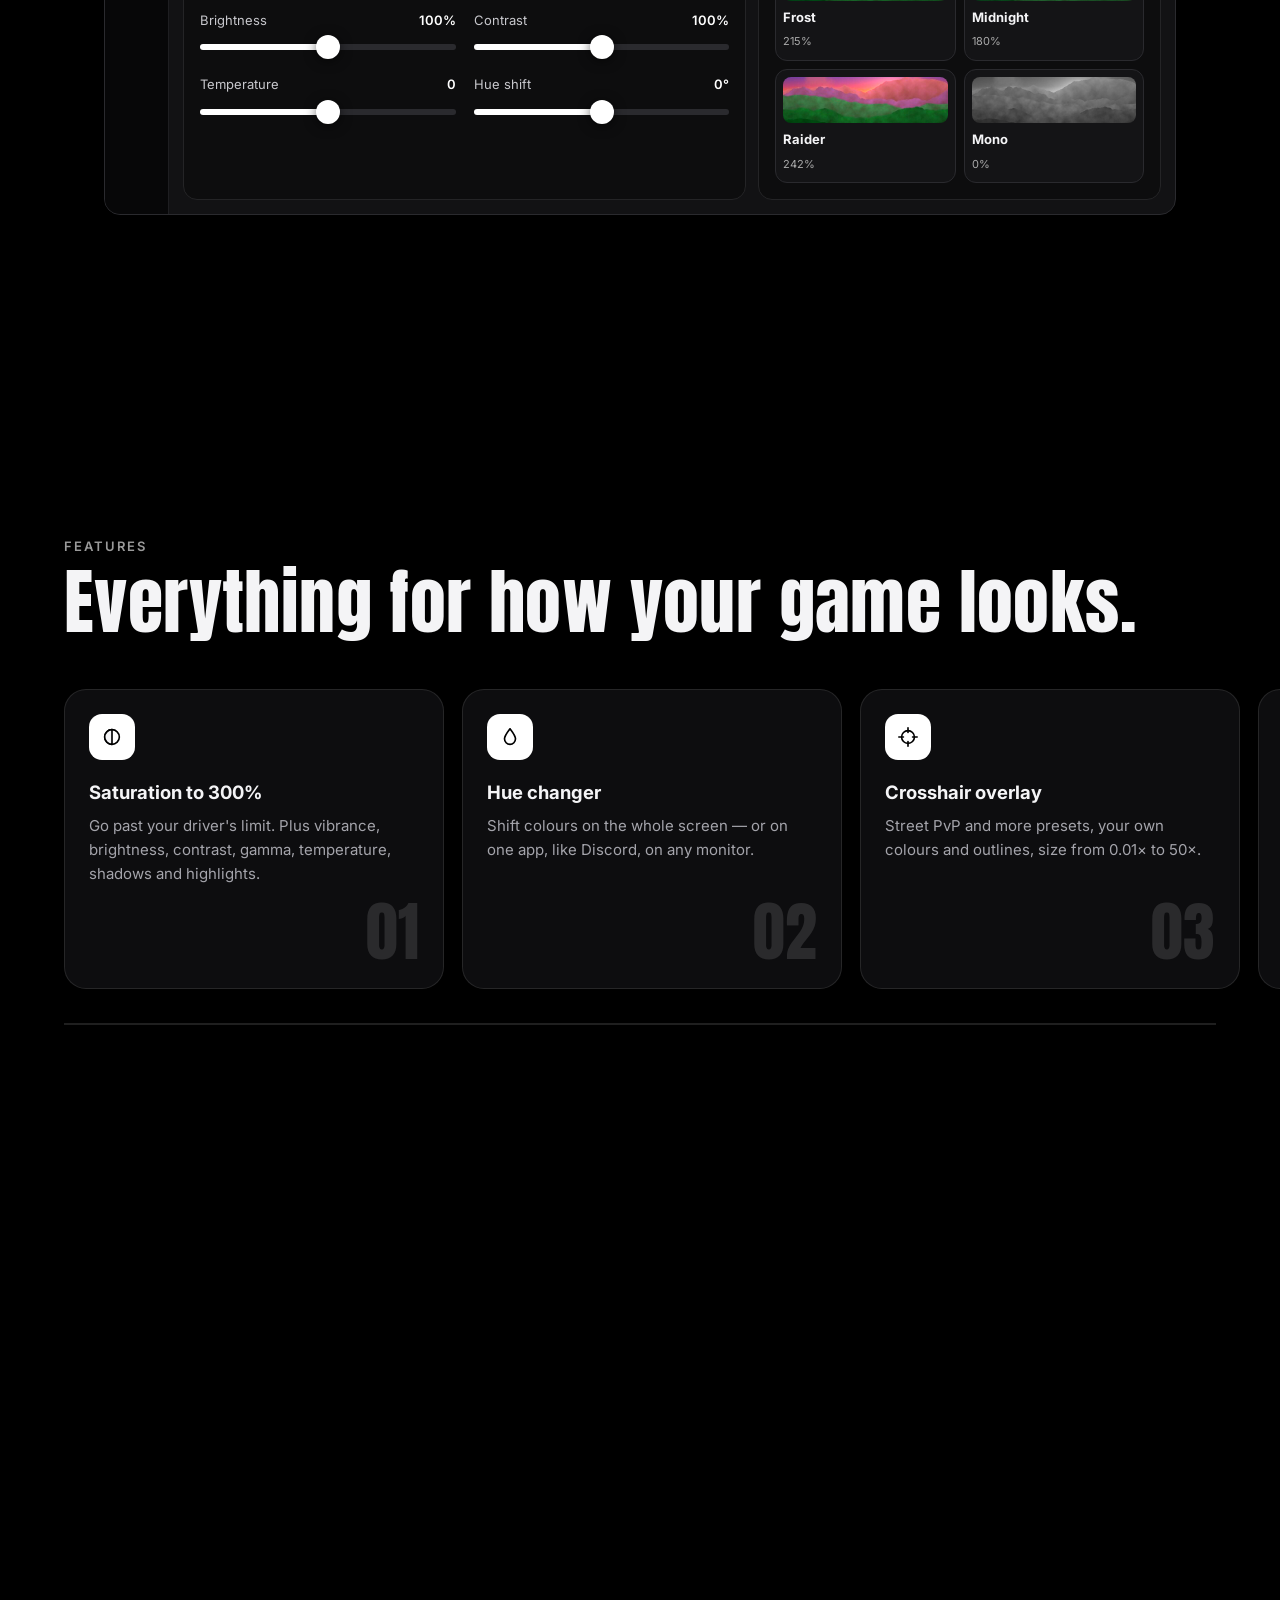
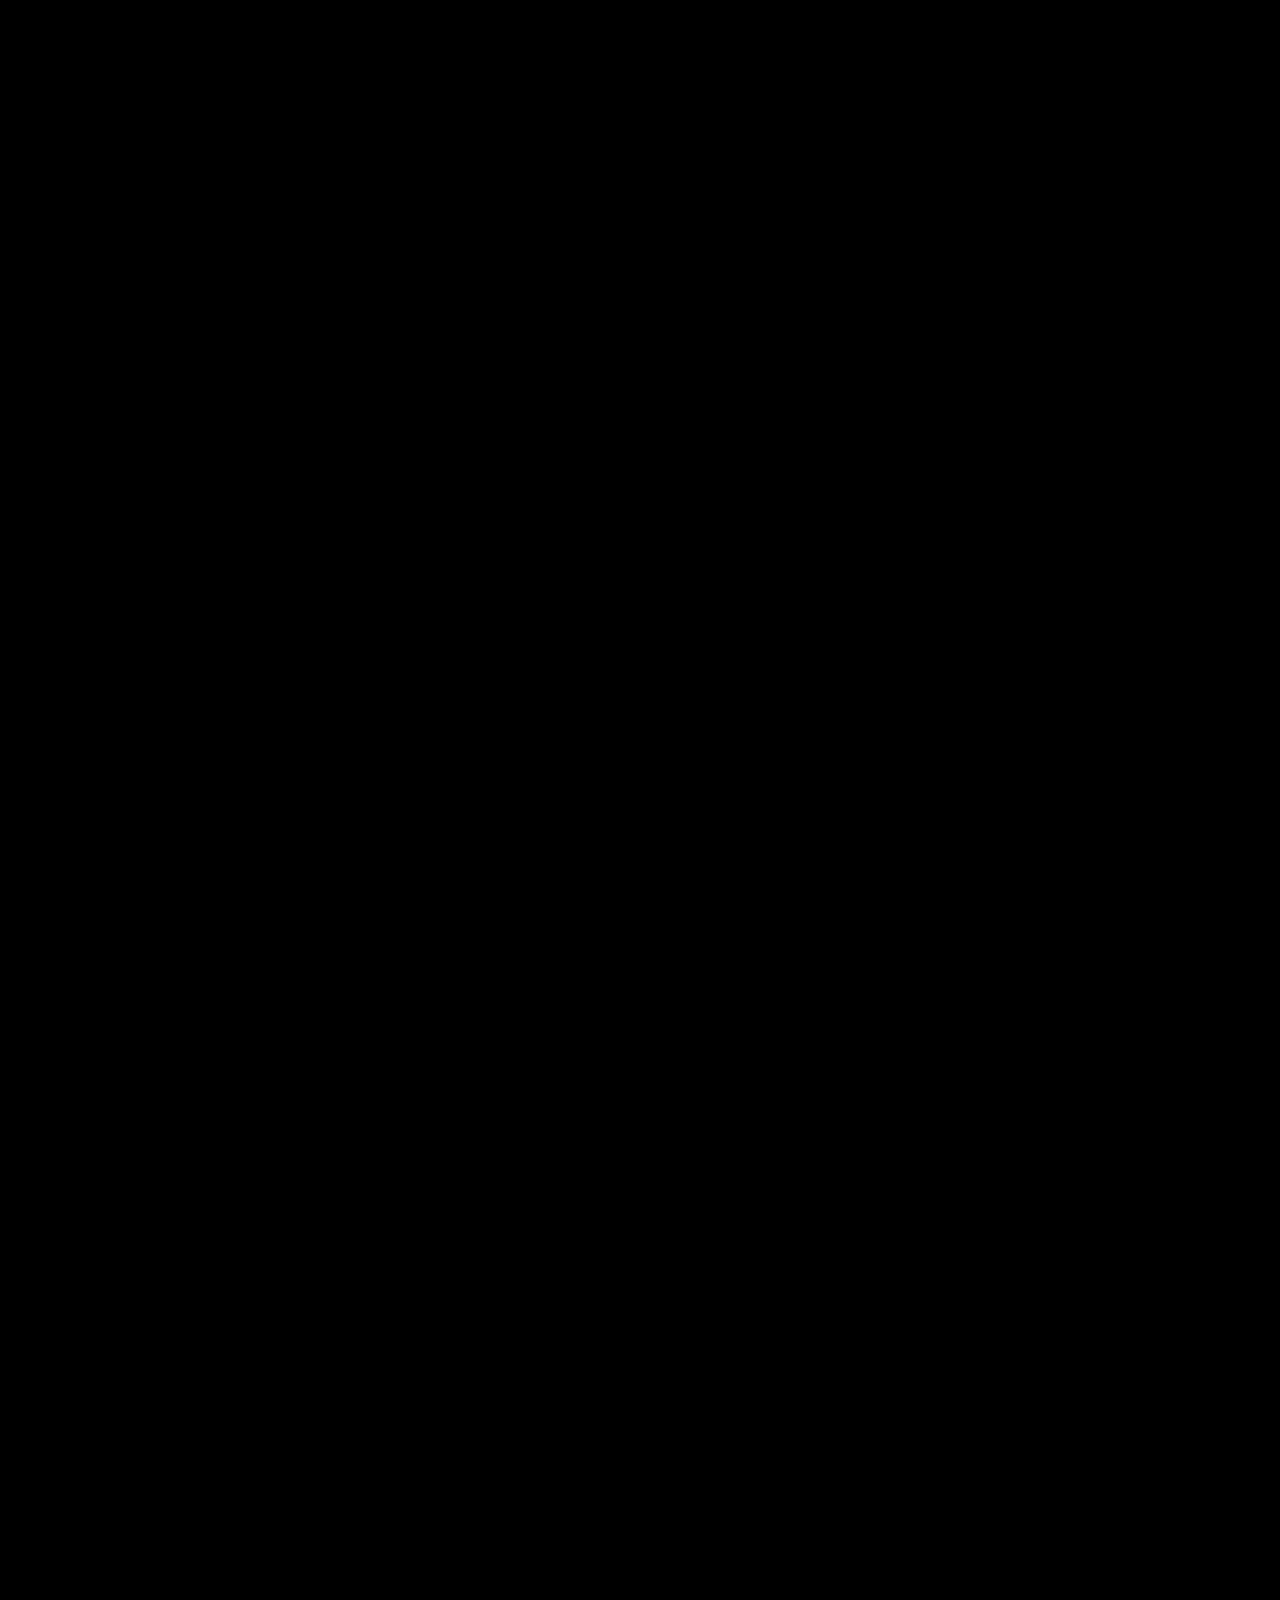
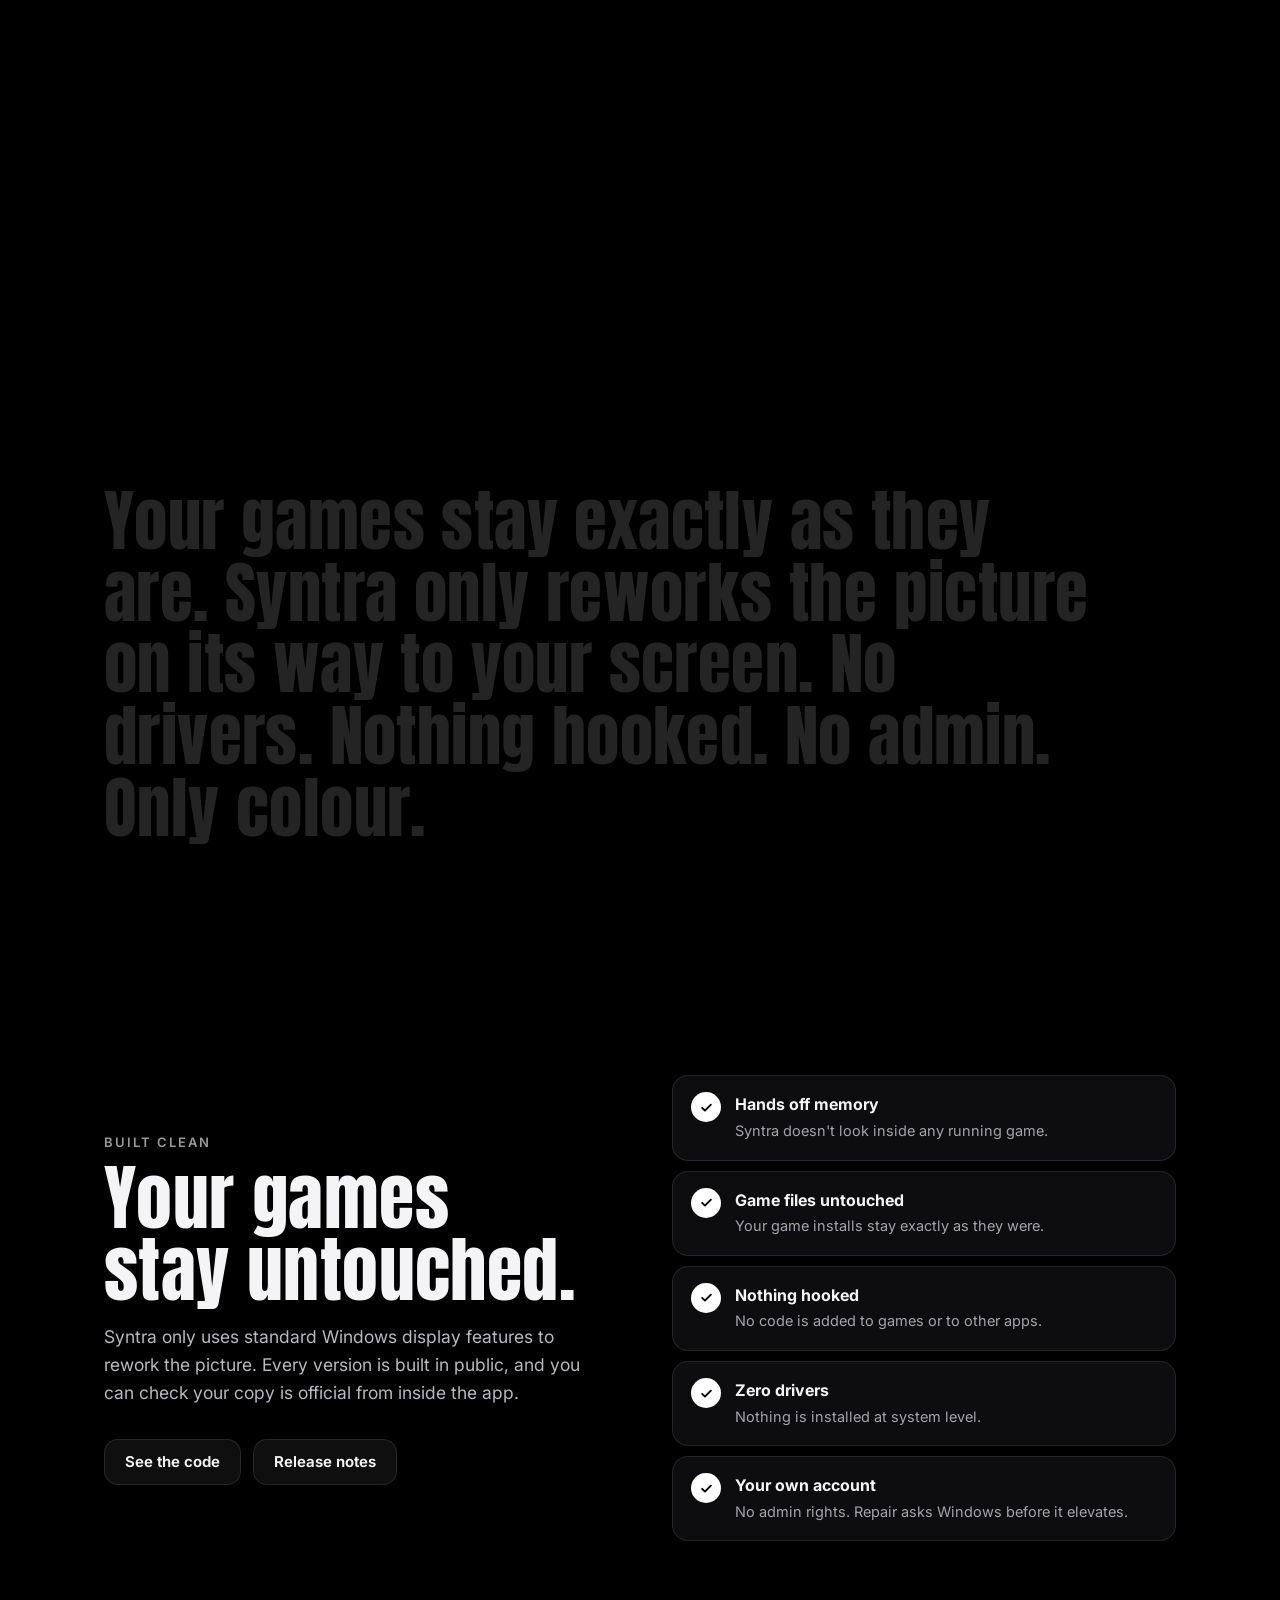
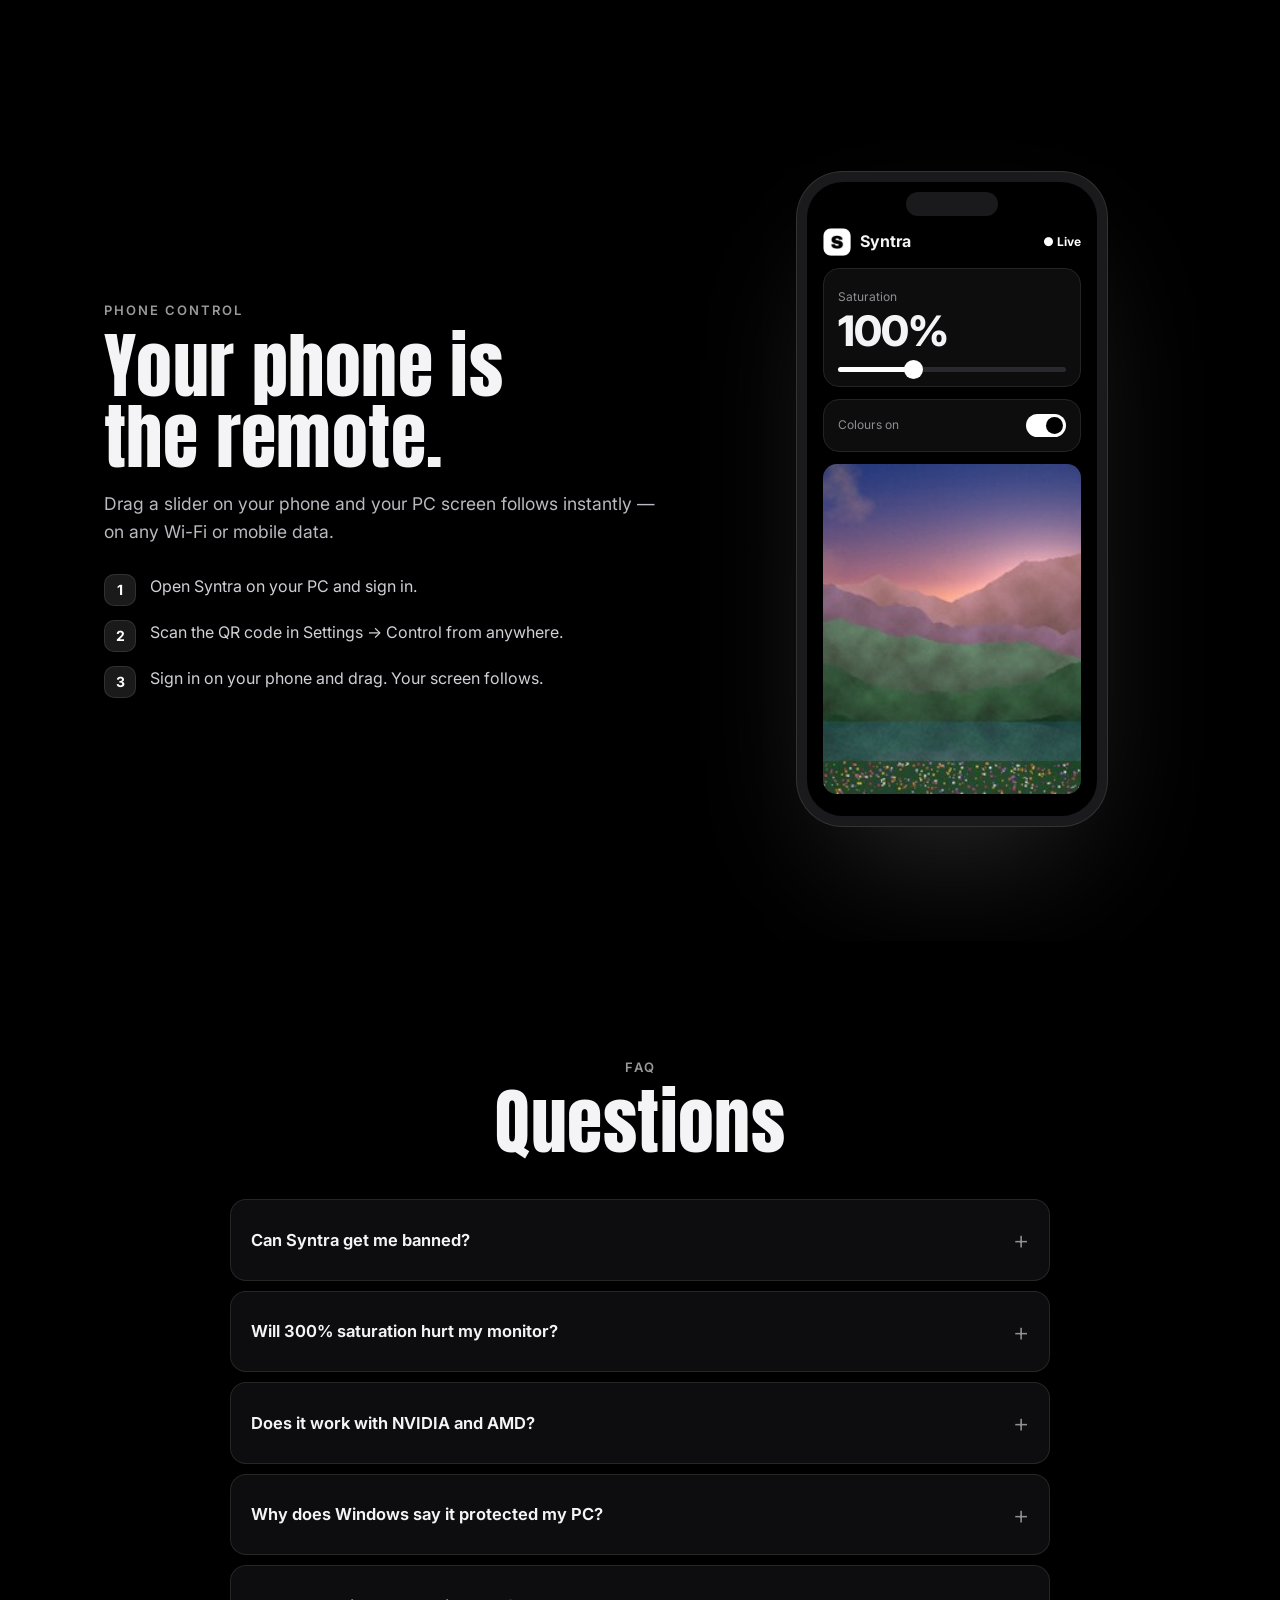
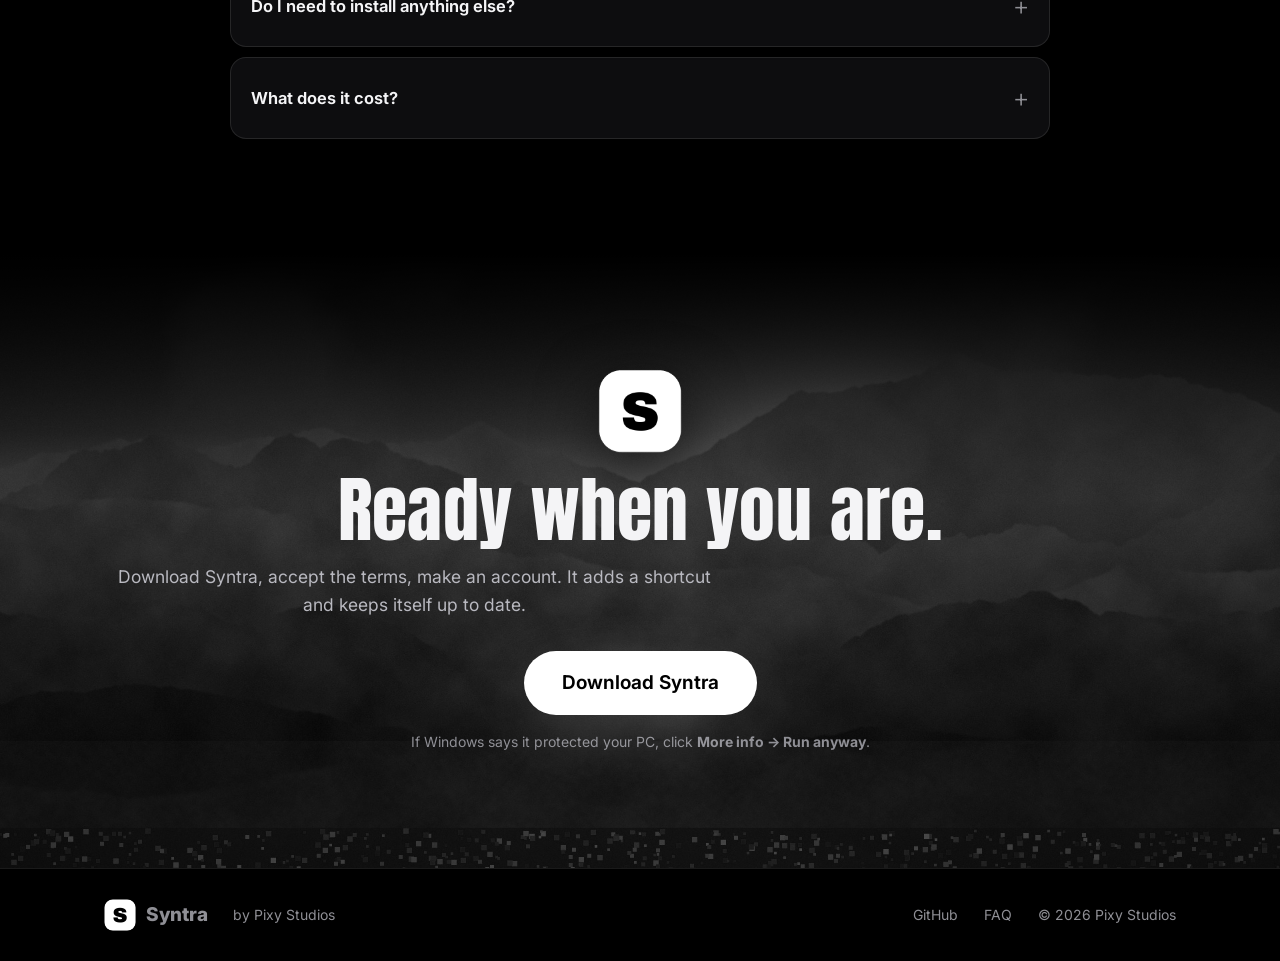
<file: docs/site/index.html>
<!DOCTYPE html>
<html lang="en">
<head>
<meta charset="utf-8">
<meta name="viewport" content="width=device-width,initial-scale=1">
<title>Syntra · Pixy Studios</title>
<meta name="description" content="Syntra makes your games pop: saturation up to 300%, vibrance, hue, crosshairs, resolution and phone control, without touching the game.">
<meta name="theme-color" content="#000000">
<meta property="og:title" content="Syntra · Push colour to 300%">
<meta property="og:description" content="A colour booster for Windows gaming. It reworks the picture going to your display and leaves your games alone.">
<meta property="og:image" content="img/valley.jpg">
<link rel="icon" href="img/logo.png">
<link rel="preconnect" href="https://fonts.googleapis.com"><link rel="preconnect" href="https://fonts.gstatic.com" crossorigin>
<link href="https://fonts.googleapis.com/css2?family=Anton&family=Inter:wght@400;500;600;700;800&display=swap" rel="stylesheet">
<link rel="stylesheet" href="css/style.css">
</head>
<body>
<div class="spot" aria-hidden="true"></div>

<nav id="nav">
  <div class="bar">
    <a class="brand" href="#top"><img src="img/logo.png" alt="">Syntra</a>
    <div class="links"><a href="#compare">See it</a><a href="#app">Try it</a><a href="#features">Features</a><a href="#phone">Phone</a><a href="#faq">FAQ</a></div>
    <a class="btn white sm" data-link="download" href="#">
      <svg width="15" height="15" viewBox="0 0 24 24" fill="currentColor" aria-hidden="true"><path d="M3 5.5l7.5-1v7H3zM11.5 4.3L21 3v8.5h-9.5zM3 12.5h7.5v7L3 18.5zM11.5 12.5H21V21l-9.5-1.3z"/></svg>Download</a>
  </div>
</nav>

<header class="hero" id="top">
  <div class="bg" aria-hidden="true"></div>
  <div class="wrap">
    <a class="badge" href="#phone" id="badge"></a>
    <h1 class="big" id="headline"></h1>
    <div class="rainbow">
      <input type="range" id="hsat" min="0" max="300" value="100" aria-label="Try the saturation">
      <div class="scale"><span>0</span><span class="mid">100 · untouched</span><span>300%</span></div>
      <div class="satnum" id="hsatv"></div>
      <p class="note" id="note"></p>
    </div>
    <p class="lead" id="lead"></p>
    <div class="cta">
      <a class="btn go" data-link="download" href="#">
        <svg width="20" height="20" viewBox="0 0 24 24" fill="none" stroke="currentColor" stroke-width="2.4" stroke-linecap="round" stroke-linejoin="round" aria-hidden="true"><path d="M12 3v12M7 10l5 5 5-5M5 21h14"/></svg>
        Download for Windows</a>
      <a class="btn pill" href="#app">Try it right here<small>Working copy below</small></a>
    </div>
    <p class="meta" id="meta"></p>
  </div>
  <div class="scrollhint" aria-hidden="true"></div>
</header>

<div class="marquee" aria-hidden="true"><div class="track" id="marquee"></div></div>

<section class="story" id="story" aria-label="Scroll to add colour">
  <div class="pin">
    <div class="pic" aria-hidden="true"></div><div class="shade" aria-hidden="true"></div>
    <div class="readout"><div class="l">Saturation</div><div class="n" id="storyn">0%</div><div class="l" id="storyl">Scroll to turn Syntra up</div></div>
    <div class="cap">0 · 100 untouched · 300</div>
    <div class="bar"><i></i></div>
  </div>
</section>

<section class="band" id="compare">
  <div class="wrap center">
    <div class="rv"><div class="kicker">Before / After</div><h2>Slide it. Feel it.</h2>
      <p class="sub">Left: untouched. Right: Syntra on. Choose a preset or drag the line.</p></div>
    <div class="compare rv" id="cmp">
      <img class="before" src="img/valley.jpg" alt="A sunset valley, normal colours" draggable="false">
      <img class="after" src="img/valley.jpg" alt="" draggable="false">
      <span class="tag l">Untouched</span><span class="tag r" id="cmptag">Syntra · 221%</span>
      <div class="handle"></div>
    </div>
    <div class="presets" id="presets"></div>
    <div class="stats" id="stats"></div>
  </div>
</section>

<section class="band" id="app">
  <div class="wrap">
    <div class="center rv"><div class="kicker">Try it</div><h2>The real app, in your browser.</h2>
      <p class="sub">Move the sliders. Nothing on your PC changes — this is a working copy.</p></div>
    <div class="appwin rv" id="appwin">
      <div class="atitle"><img src="img/logo.png" alt="">Syntra<span class="sp"></span><i></i><i></i><i></i></div>
      <div class="abody">
        <aside class="aside" id="aside"></aside>
        <div class="amain">
          <div class="acard ahead"><div><h3>Display</h3><p>Pick a preset, then fine-tune it for any game.</p></div><div class="alive">● Live</div><button class="abtn" id="areset">Reset</button></div>
          <div class="acard asplit">
            <div><div class="arow"><b>Saturation</b><small>100 = untouched</small></div><div class="anum"><span id="asatv">100</span><em>%</em></div><input type="range" id="asat" min="0" max="300" value="100" aria-label="Saturation"></div>
            <div><div class="arow"><b>Vibrance</b><small>50 = normal</small></div><div class="anum"><span id="avibv">50</span><em>%</em></div><input type="range" id="avib" min="0" max="100" value="50" aria-label="Vibrance"></div>
          </div>
          <div class="agrid">
            <div class="acard"><div class="arow"><b>Preview</b><small>what your game will look like</small></div>
              <div class="ashot"><img id="ashot" src="img/valley.jpg" alt="Preview of the game scene"><div class="xh"></div></div>
              <div class="fine" id="afine"></div></div>
            <div class="acard"><div class="arow"><b>Presets</b><small>tap one</small></div><div class="ptiles" id="ptiles"></div></div>
          </div>
        </div>
      </div>
    </div>
  </div>
</section>

<section class="rail" id="features">
  <div class="pin">
    <div class="head"><div class="kicker">Features</div><h2>Everything for how your game looks.</h2></div>
    <div class="track" id="grid"></div>
    <div class="progress"><i></i></div>
  </div>
</section>

<section class="band" id="manifesto">
  <div class="wrap"><p class="words" id="words"></p></div>
</section>

<section class="band" id="safe">
  <div class="wrap safe">
    <div class="rv"><div class="kicker">Built clean</div><h2>Your games stay untouched.</h2>
      <p class="sub">Syntra only uses standard Windows display features to rework the picture. Every version is built in public, and you can check your copy is official from inside the app.</p>
      <div class="cta" style="justify-content:flex-start"><a class="btn" data-link="github" href="#">See the code</a><a class="btn" data-link="releases" href="#">Release notes</a></div></div>
    <div class="list rv" id="safelist"></div>
  </div>
</section>

<section class="band city" id="phone">
  <div class="bg" aria-hidden="true"></div>
  <div class="wrap phonewrap">
    <div class="rv"><div class="kicker">Phone control</div><h2>Your phone is the remote.</h2>
      <p class="sub">Drag a slider on your phone and your PC screen follows instantly — on any Wi-Fi or mobile data.</p>
      <ol class="steps" id="steps"></ol></div>
    <div class="phone rv" aria-hidden="true">
      <div class="ph-top"><img src="img/logo.png" alt="">Syntra<small>● Live</small></div>
      <div class="ph-card"><span>Saturation</span><b id="phv">100%</b><div class="ph-bar" id="phbar"><i></i></div></div>
      <div class="ph-card"><div class="ph-row"><span>Colours on</span><div class="ph-tg"></div></div></div>
      <div class="ph-shot"><img id="phshot" src="img/valley-thumb.jpg" alt=""></div>
    </div>
  </div>
</section>

<section class="band" id="faq">
  <div class="wrap center">
    <div class="rv"><div class="kicker">FAQ</div><h2>Questions</h2></div>
    <div class="faq" id="faqlist"></div>
  </div>
</section>

<section class="band dl">
  <div class="bg" aria-hidden="true"></div>
  <div class="wrap rv">
    <img class="logo" src="img/logo.png" alt="Syntra">
    <h2>Ready when you are.</h2>
    <p class="sub">Download Syntra, accept the terms, make an account. It adds a shortcut and keeps itself up to date.</p>
    <div class="cta"><a class="btn go" data-link="download" href="#">Download Syntra</a></div>
    <p class="meta">If Windows says it protected your PC, click <b>More info → Run anyway</b>.</p>
  </div>
</section>

<footer>
  <div class="wrap">
    <a class="brand" href="#top"><img src="img/logo.png" alt="">Syntra</a>
    <span>by Pixy Studios</span>
    <span class="sp"></span>
    <a data-link="github" href="#">GitHub</a>
    <a href="#faq">FAQ</a>
    <span>© 2026 Pixy Studios</span>
  </div>
</footer>

<script src="js/main.js"></script>
</body>
</html>
</file>
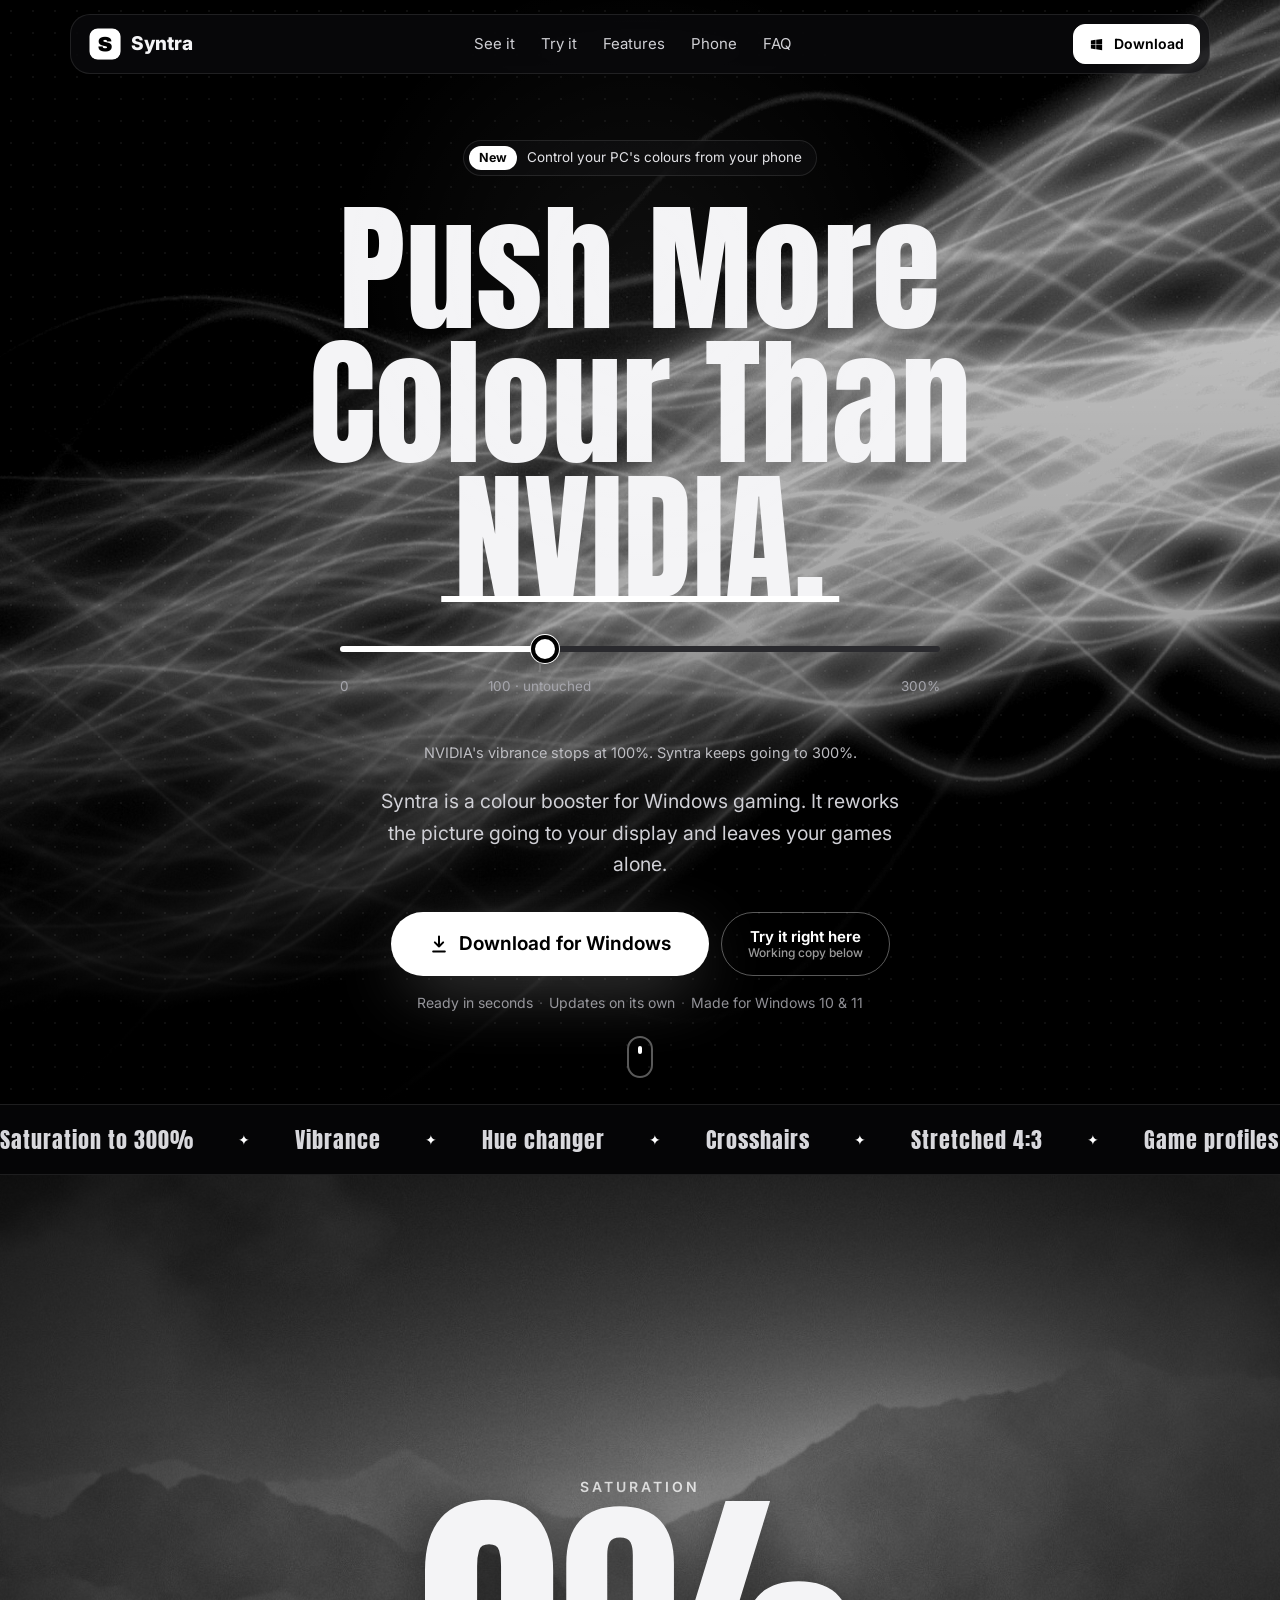
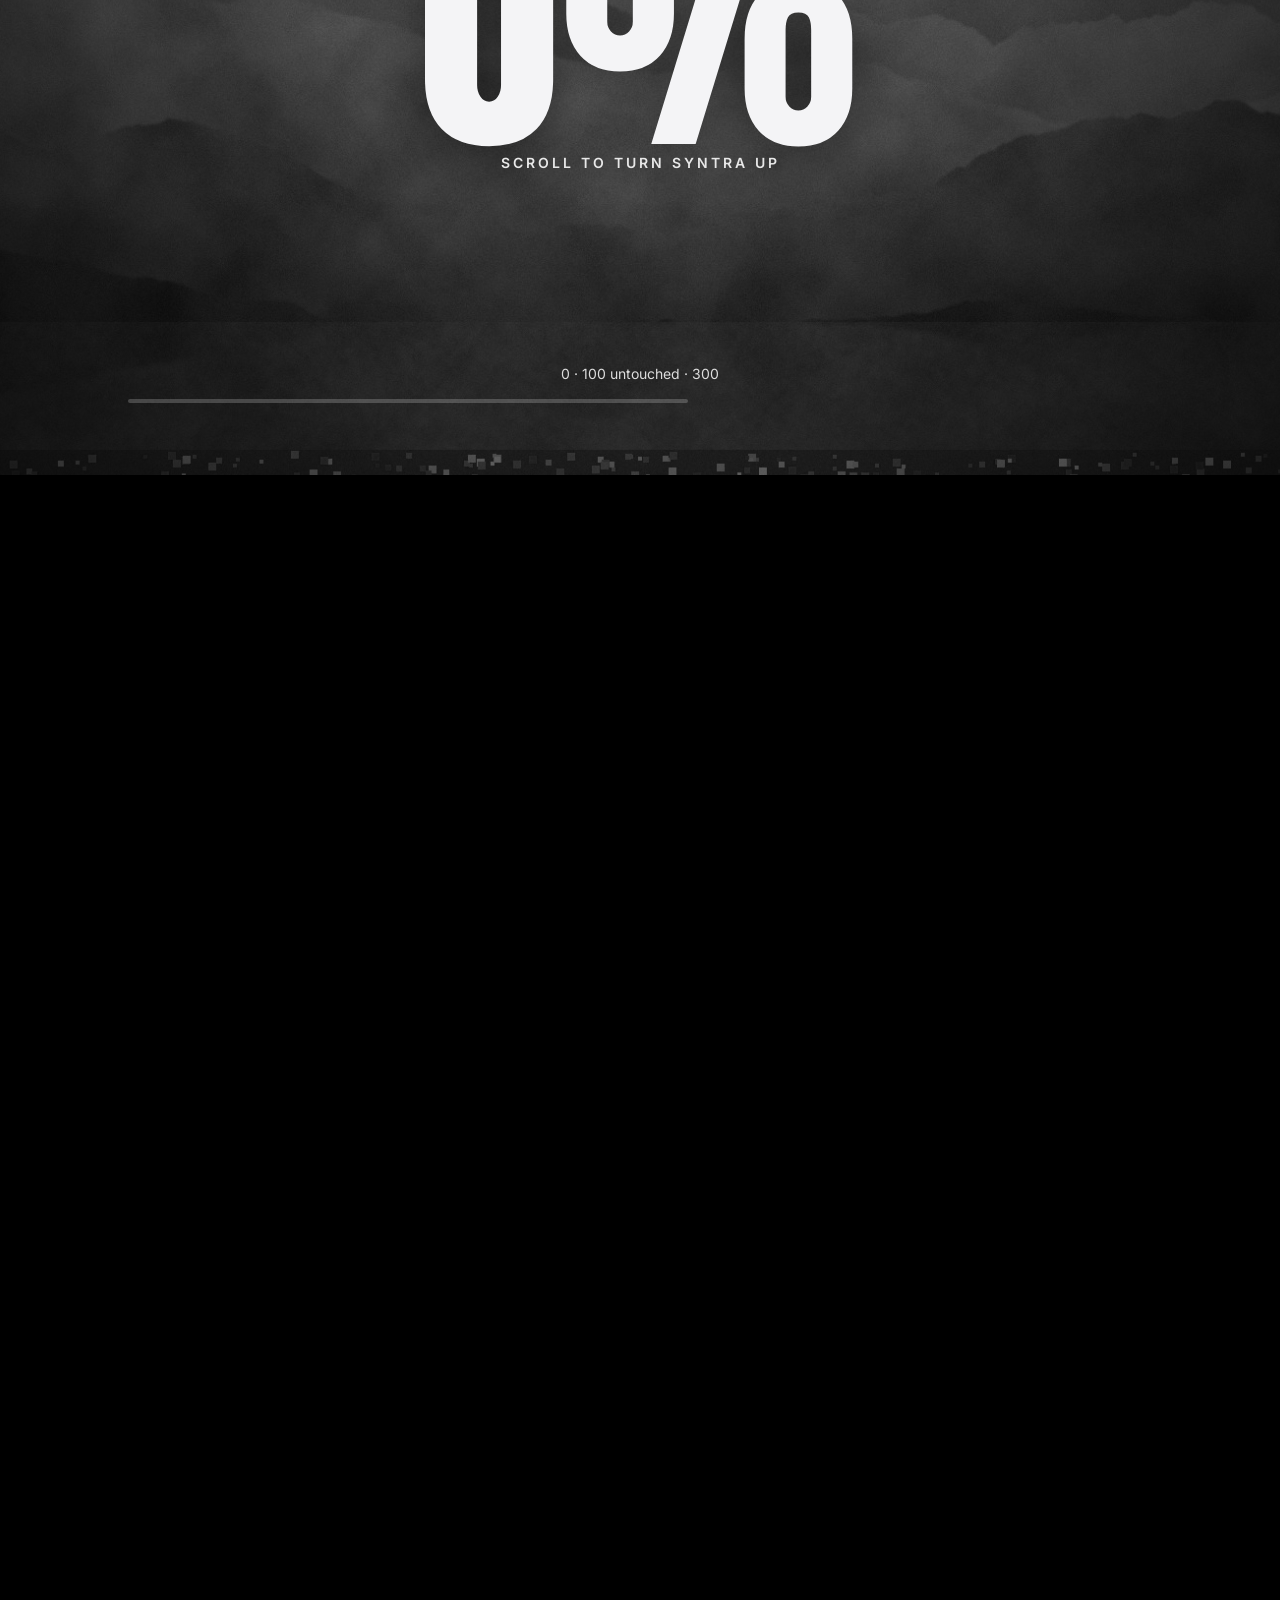
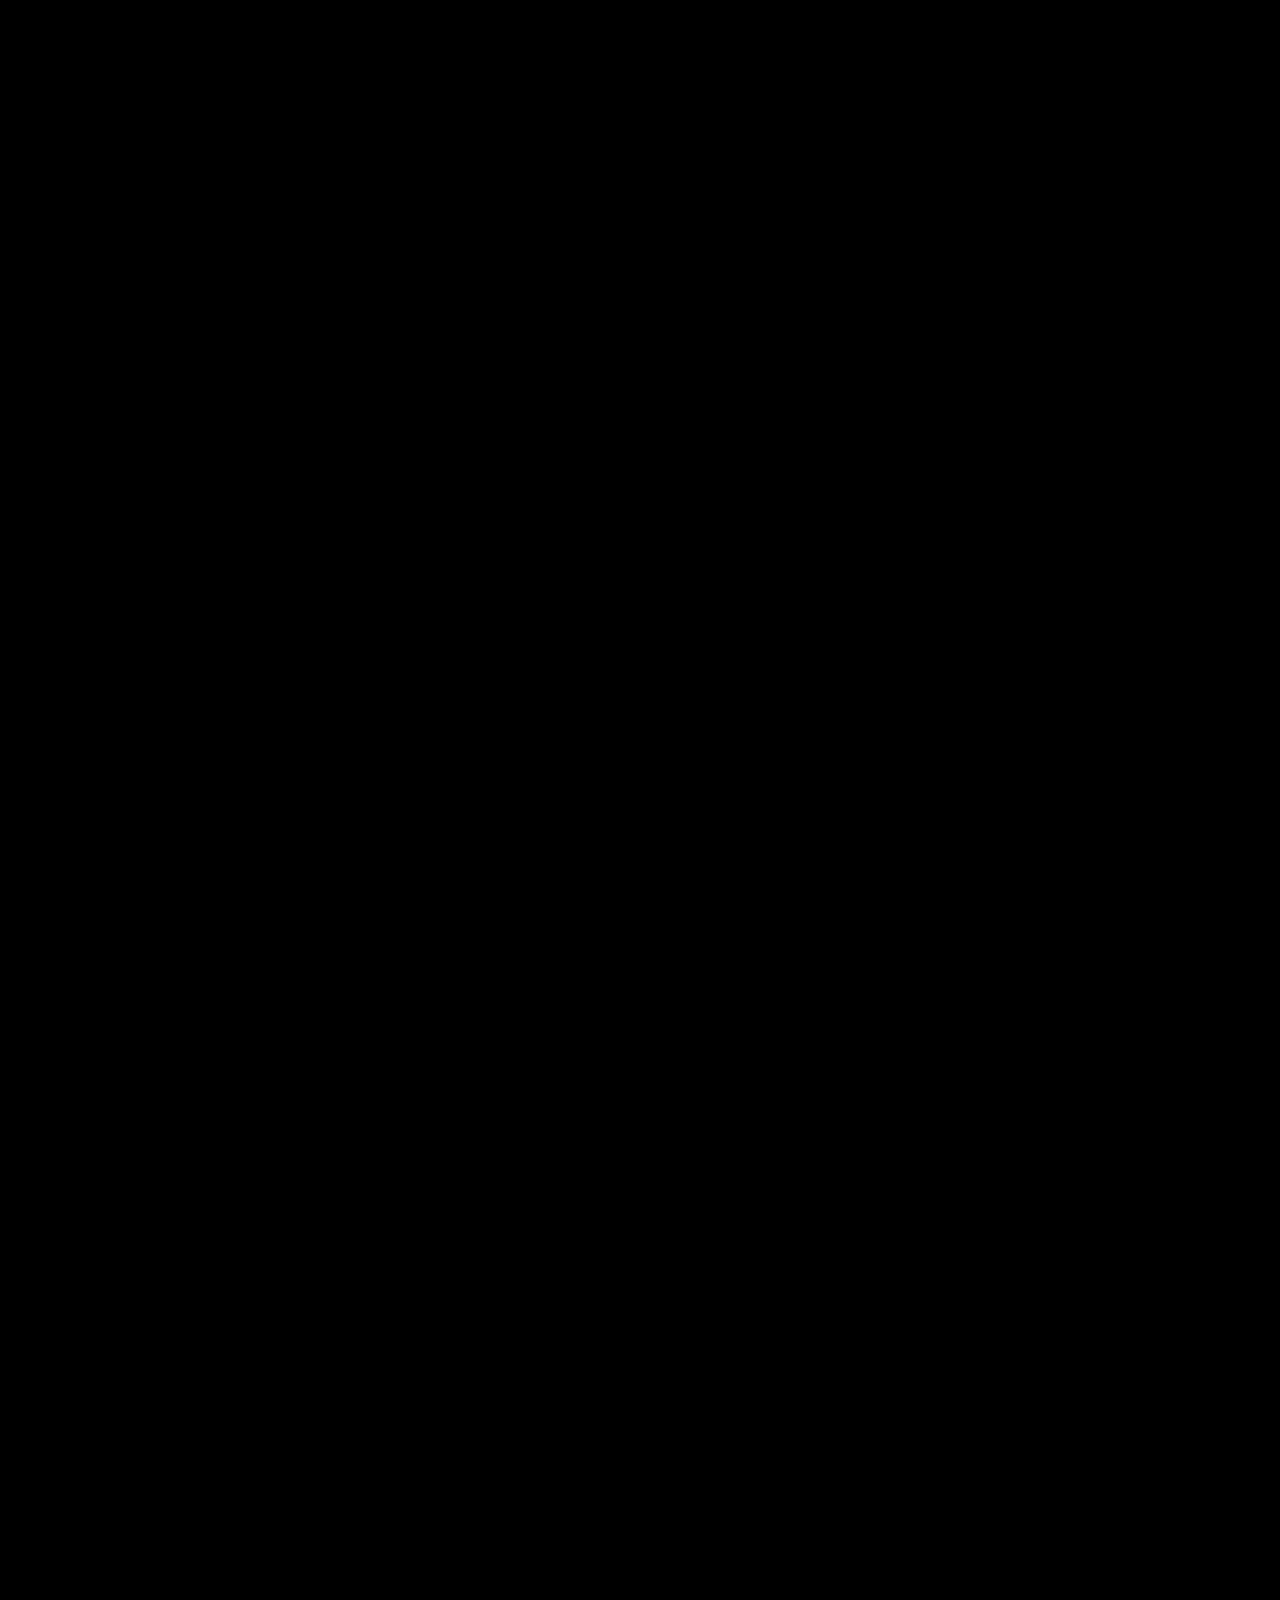
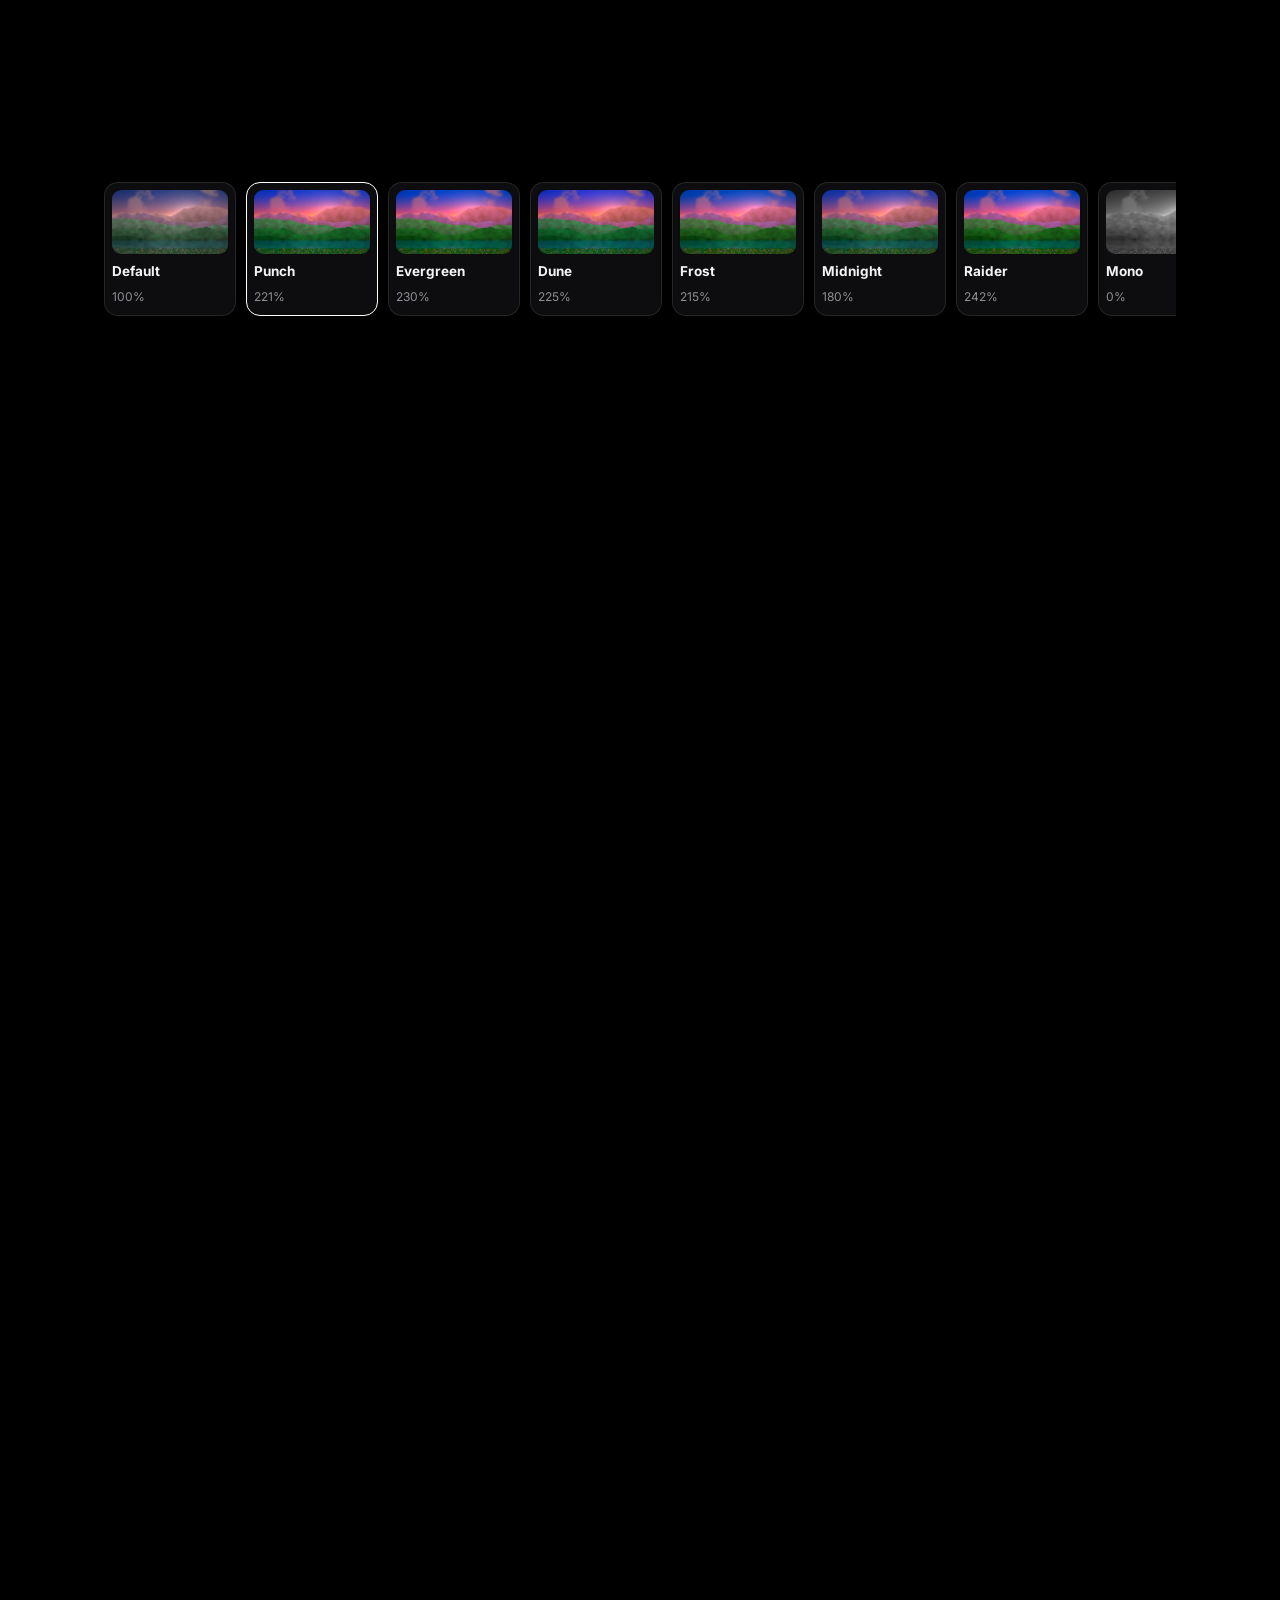
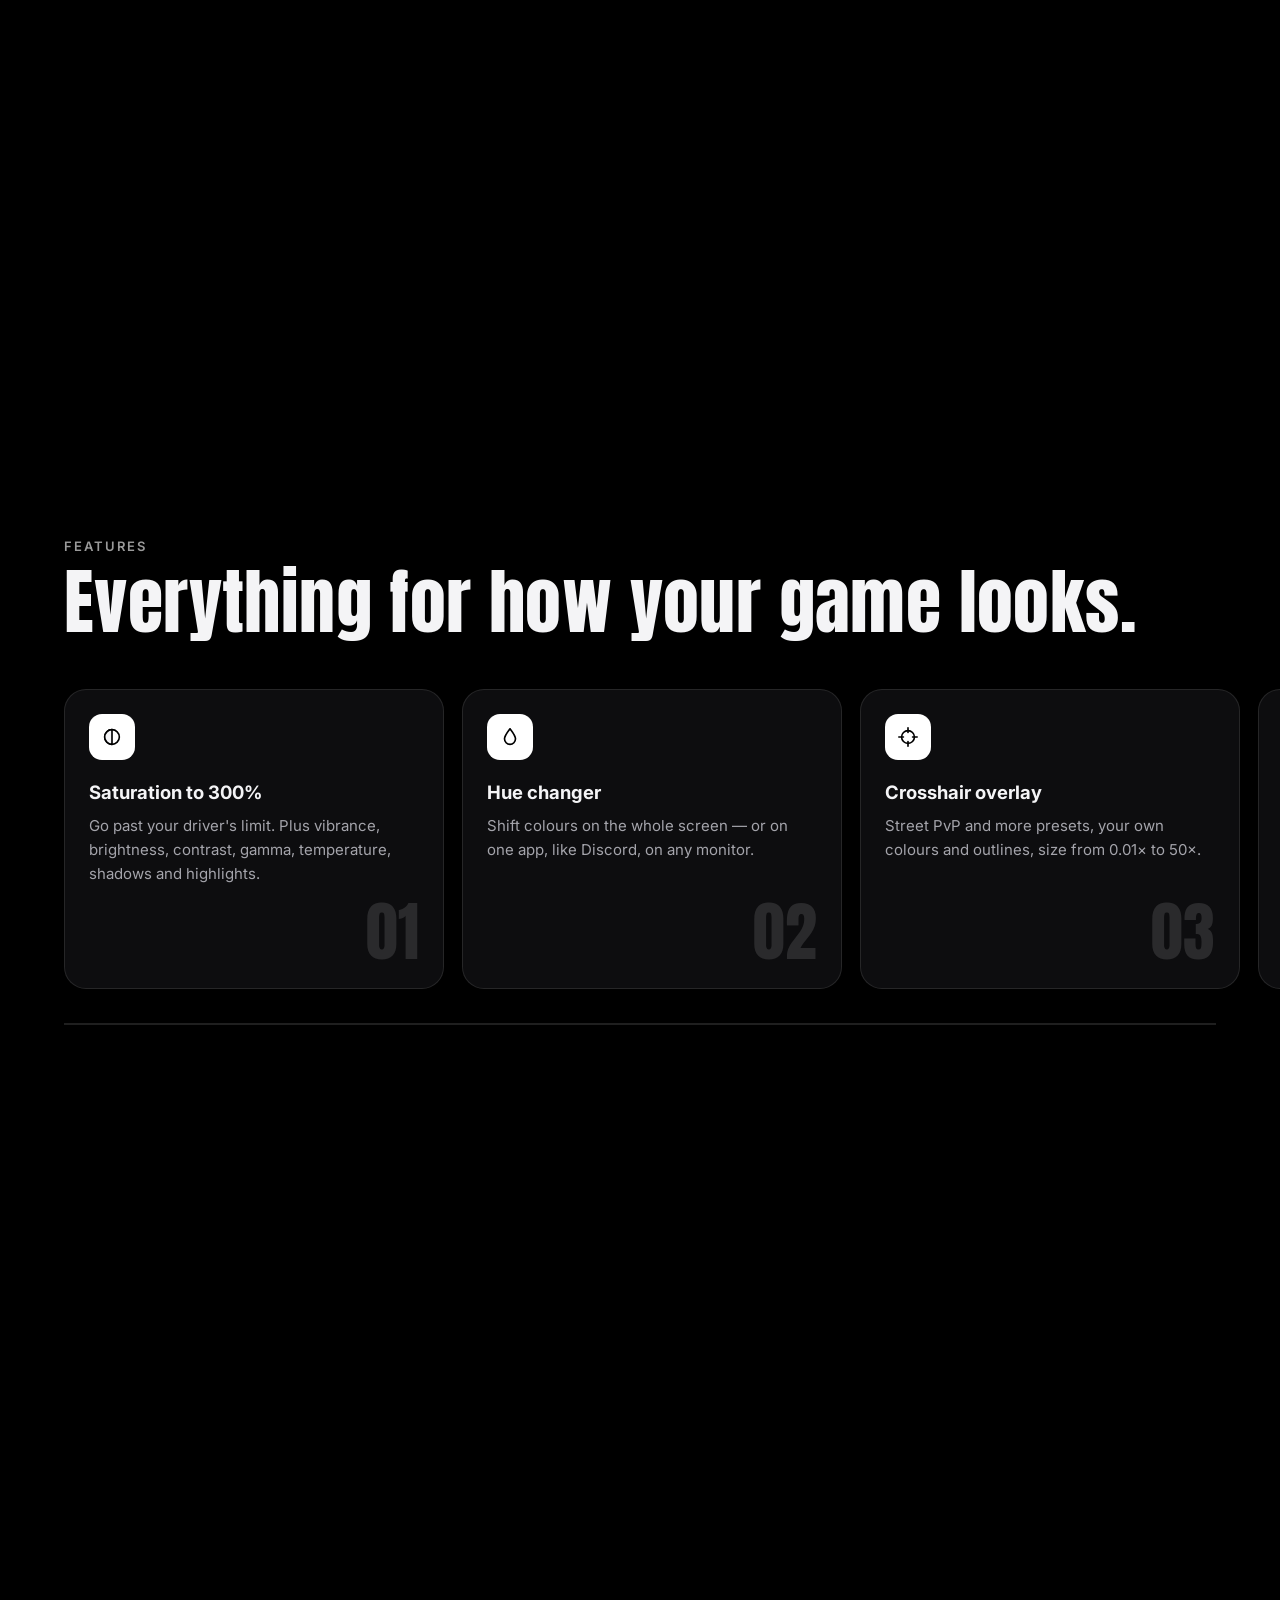
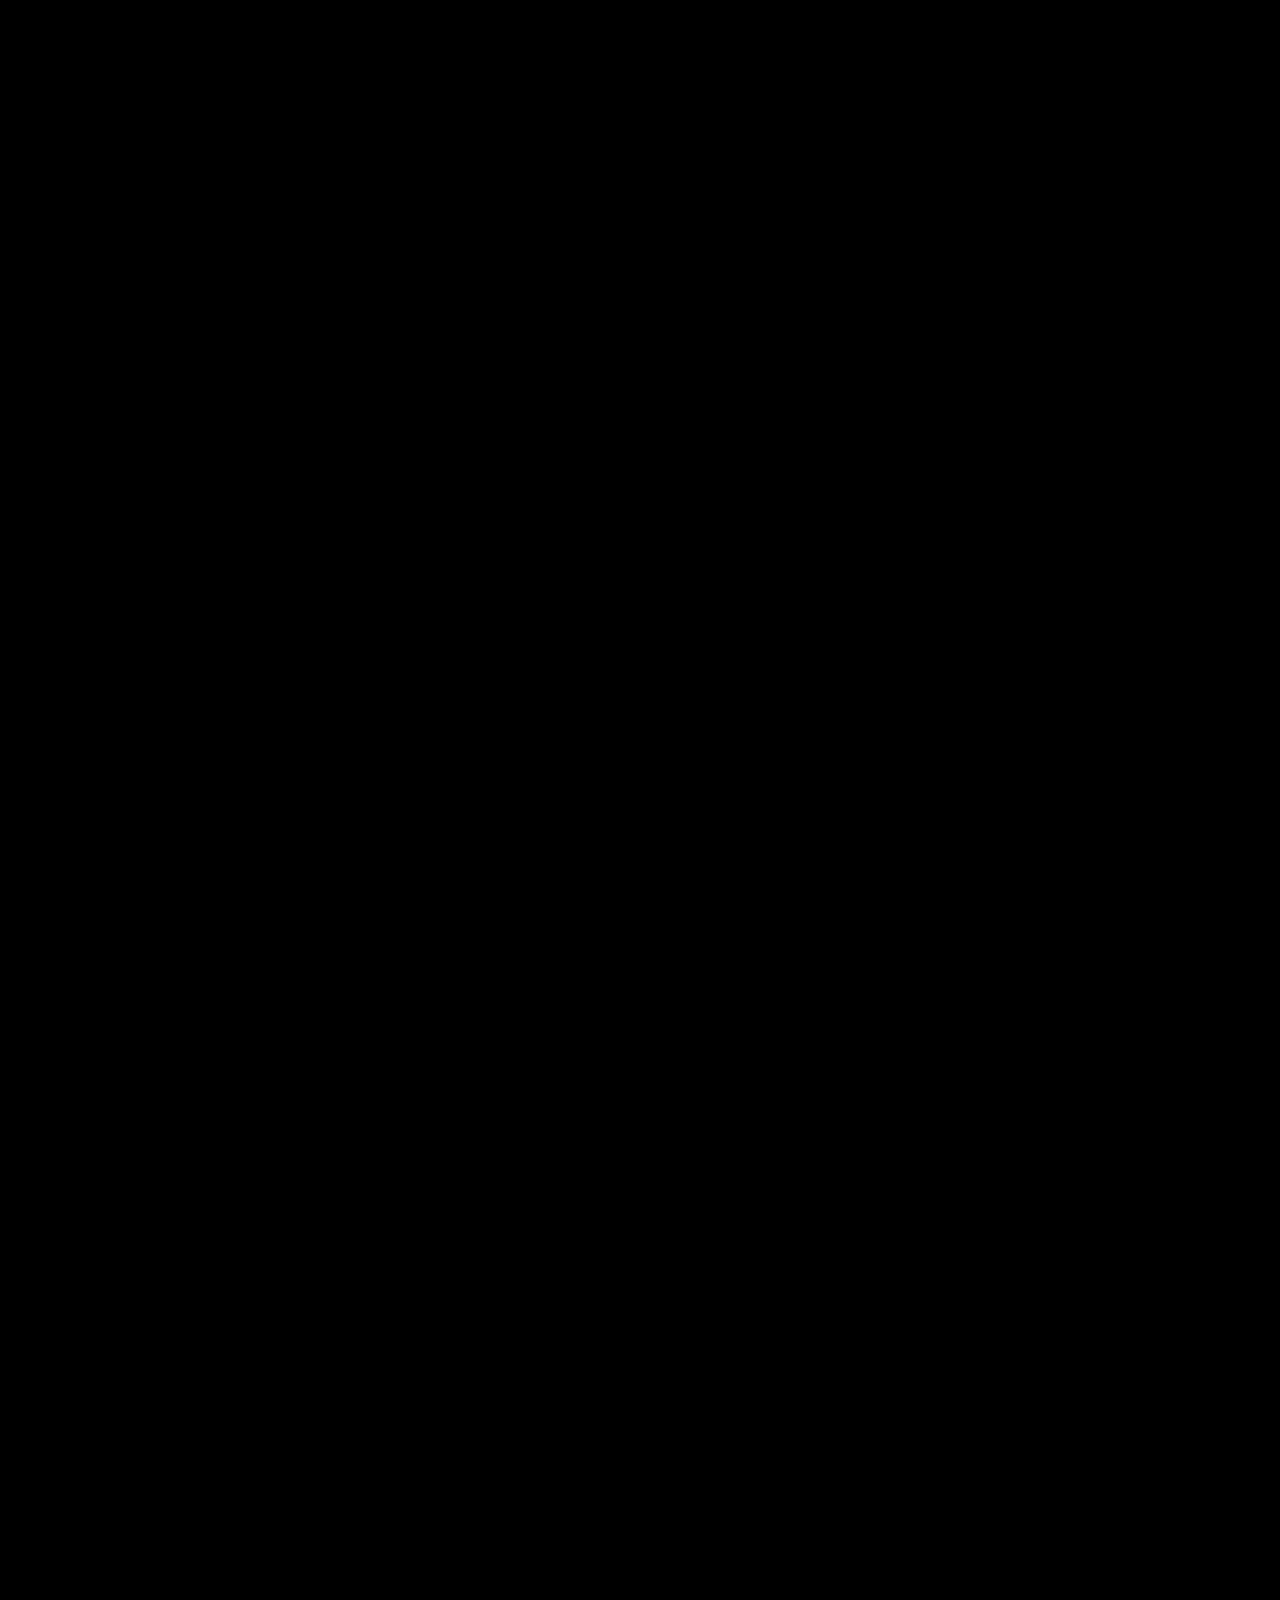
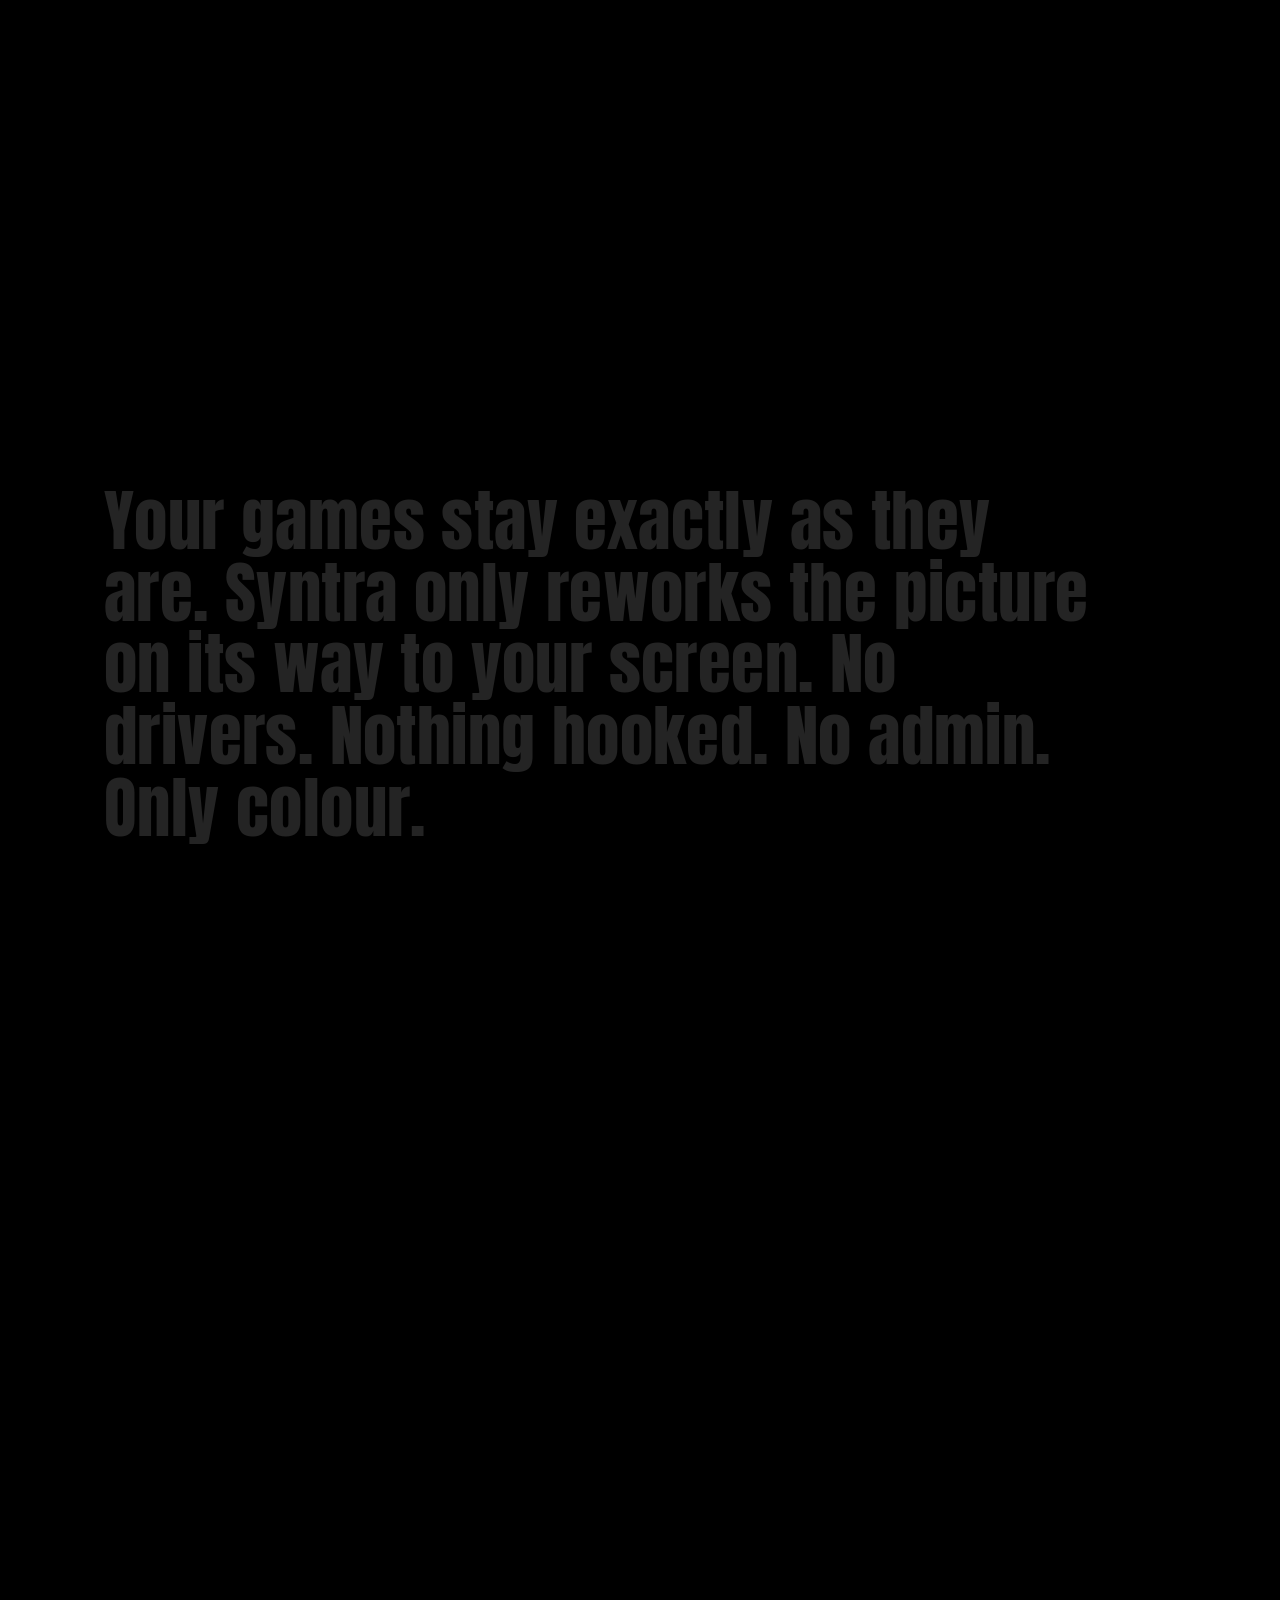
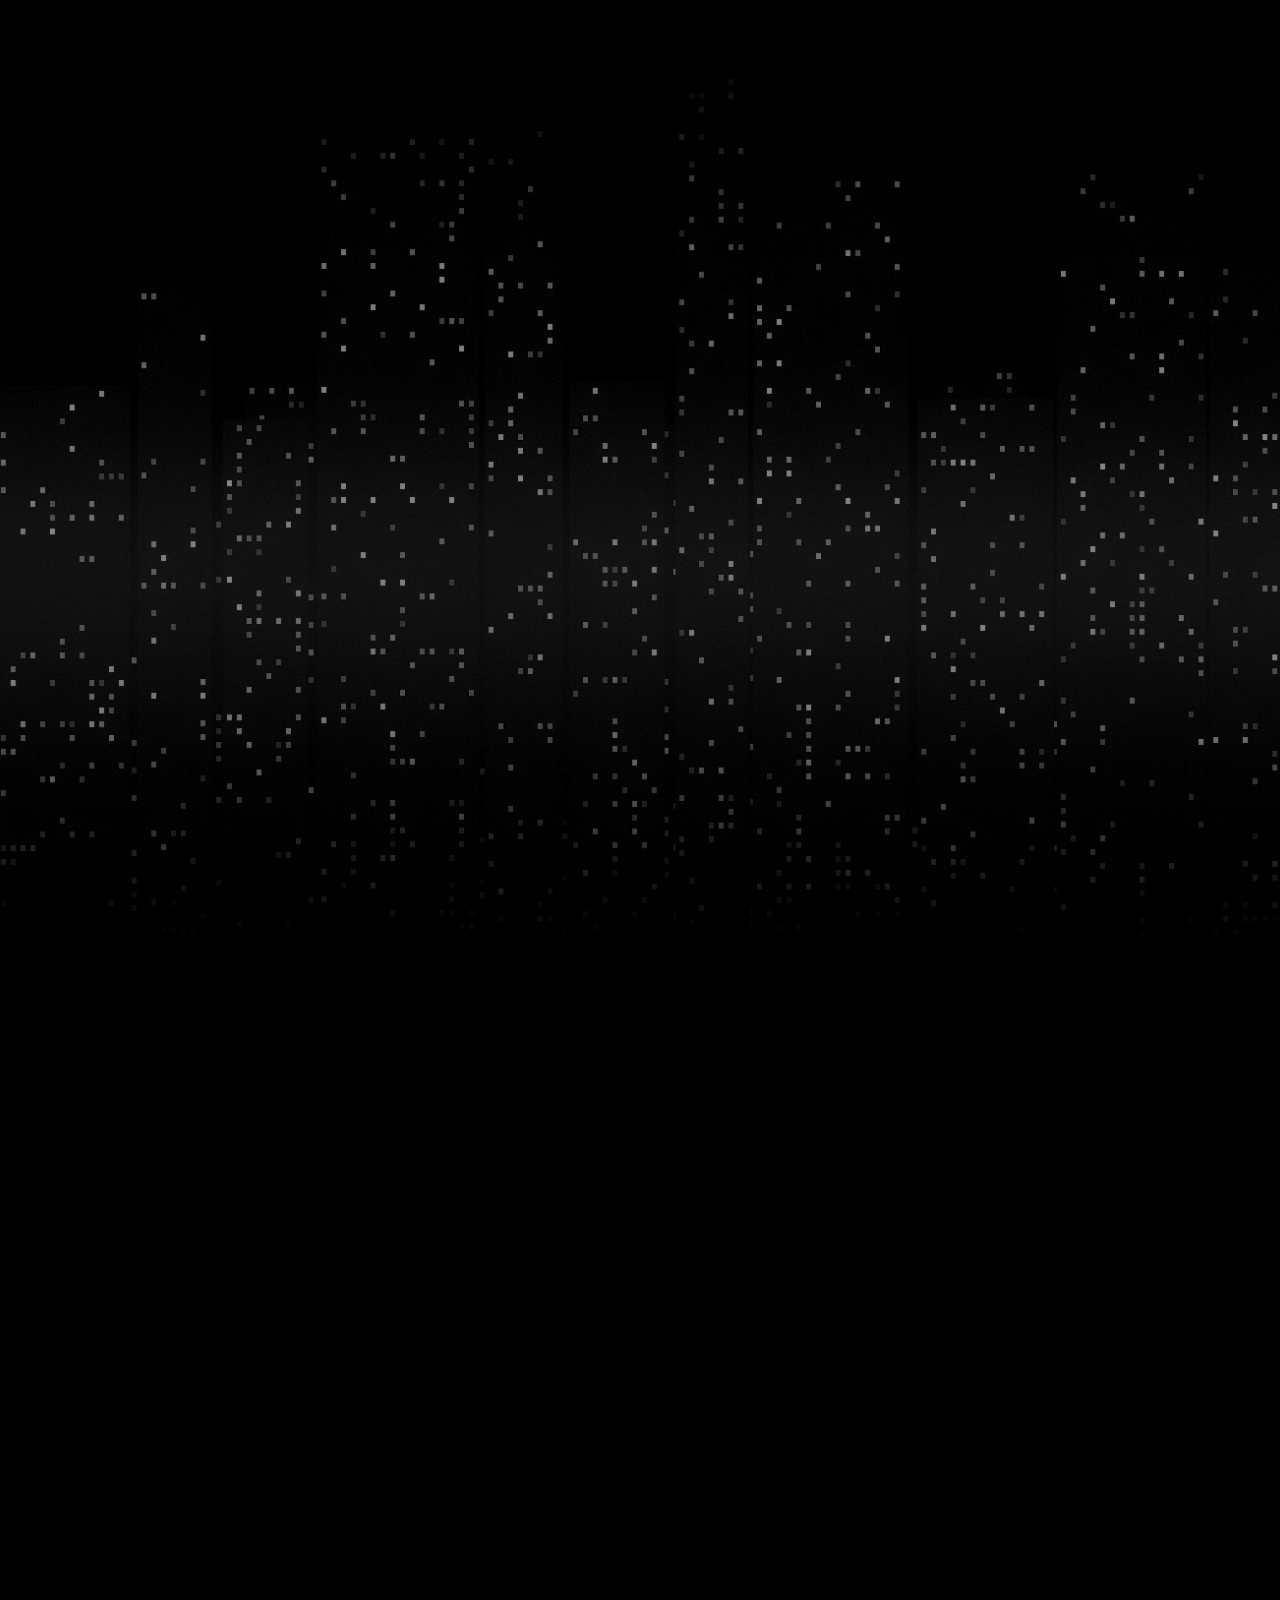
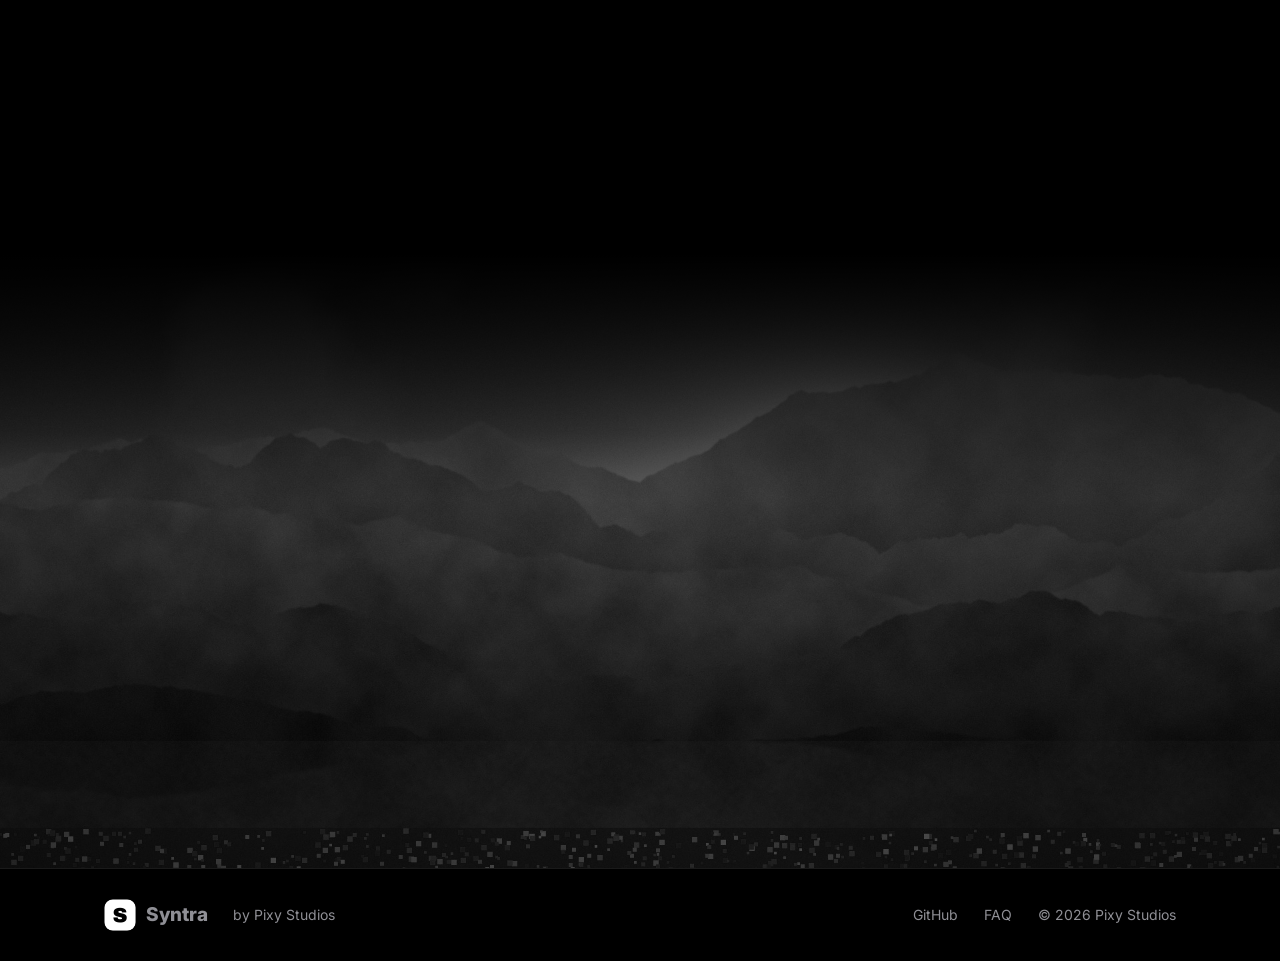
<file: docs/syntra.html>
<!DOCTYPE html><html><head><meta charset="utf-8"><meta http-equiv="refresh" content="0; url=site/index.html"><title>Syntra</title></head><body style="background:#000"><a href="site/index.html" style="color:#fff">Syntra</a></body></html>
</file>
<file: docs/pixy/css/style.css>
/* Pixy Studios — clean white, black type */
:root { --bg: #ffffff; --ink: #0a0a0a; --mute: #6b6b70; --line: #e6e6e9; --card: #f6f6f7; }
* { box-sizing: border-box; margin: 0; padding: 0; min-width: 0; }
html { scroll-behavior: smooth; }
body { background: var(--bg); color: var(--ink); font: 16px/1.6 Inter, "Segoe UI", system-ui, -apple-system, Roboto, sans-serif; -webkit-font-smoothing: antialiased; overflow-x: clip; }
a { color: inherit; text-decoration: none; }

/* top bar: appears once you scroll past the welcome */
.top { position: fixed; inset: 0 0 auto; z-index: 10; display: flex; align-items: center; gap: 20px; height: 68px; padding: 0 clamp(18px, 4vw, 48px);
  background: rgba(255,255,255,.82); backdrop-filter: blur(14px); -webkit-backdrop-filter: blur(14px); border-bottom: 1px solid transparent;
  transform: translateY(-100%); transition: transform .45s cubic-bezier(.2,.8,.2,1), border-color .3s; }
.top.show { transform: none; border-bottom-color: var(--line); }
.mini { display: flex; align-items: center; gap: 10px; font-weight: 800; letter-spacing: -.2px; }
.mini img { width: 30px; height: 30px; }
.top nav { margin-left: auto; font-weight: 600; font-size: 15px; }
.top nav a { padding: 8px 14px; border-radius: 10px; transition: background .2s; }
.top nav a:hover { background: var(--card); }

/* welcome */
.welcome { position: relative; height: 180vh; }
.stage { position: sticky; top: 0; height: 100vh; display: grid; place-content: center; justify-items: center; text-align: center; }
.logo { width: clamp(110px, 16vw, 170px); height: auto; transform: scale(var(--ls, 1)) translateY(var(--ly, 0)); opacity: var(--lo, 1);
  animation: pop .9s cubic-bezier(.2,.9,.25,1.2) both; }
@keyframes pop { from { transform: scale(.6); opacity: 0; } }
.word { font-weight: 900; font-size: clamp(46px, 9vw, 120px); letter-spacing: -3px; line-height: 1; margin-top: 26px;
  opacity: var(--wo, 1); transform: translateY(var(--wy, 0)); }
.word span { display: inline-block; opacity: 0; transform: translateY(30px); animation: rise .7s cubic-bezier(.2,.8,.2,1) forwards; }
@keyframes rise { to { opacity: 1; transform: none; } }
.by { color: var(--mute); font-weight: 600; letter-spacing: 4px; text-transform: uppercase; font-size: 13px; margin-top: 14px; opacity: var(--wo, 1);
  animation: fade 1s .9s both; }
@keyframes fade { from { opacity: 0; } }
.down { position: absolute; left: 50%; top: calc(100vh - 70px); transform: translateX(-50%); width: 26px; height: 42px; border: 2px solid #c9c9ce; border-radius: 14px; opacity: var(--wo, 1); }
.down span { position: absolute; left: 50%; top: 8px; width: 4px; height: 8px; margin-left: -2px; border-radius: 2px; background: var(--ink); animation: wheel 1.8s infinite; }
@keyframes wheel { to { opacity: 0; transform: translateY(14px); } }

/* projects */
.projects { padding: 40px clamp(18px, 4vw, 48px) 110px; max-width: 1240px; margin: 0 auto; }
.title { font-weight: 900; font-size: clamp(40px, 6vw, 76px); letter-spacing: -2.5px; line-height: 1; margin-bottom: 34px; }
.cards { display: grid; grid-template-columns: repeat(2, minmax(0, 1fr)); gap: 18px; }
.card { position: relative; display: flex; flex-direction: column; min-height: 300px; padding: 26px; border-radius: 26px; background: var(--card); border: 1px solid var(--line);
  overflow: hidden; transition: transform .35s cubic-bezier(.2,.8,.2,1), box-shadow .35s, border-color .3s;
  opacity: 0; transform: translateY(40px); }
.card.in { opacity: 1; transform: none; transition: opacity .8s cubic-bezier(.2,.8,.2,1), transform .8s cubic-bezier(.2,.8,.2,1), box-shadow .35s, border-color .3s; }
.card.live:hover { transform: translateY(-6px); box-shadow: 0 30px 60px -30px rgba(0,0,0,.35); border-color: #cfcfd4; }
.card .badge { align-self: flex-start; font-size: 12px; font-weight: 700; letter-spacing: .5px; padding: 5px 11px; border-radius: 999px; background: var(--ink); color: #fff; }
.card h3 { font-weight: 900; font-size: clamp(30px, 3.6vw, 46px); letter-spacing: -1.5px; line-height: 1.05; margin-top: auto; }
.card p { color: var(--mute); margin-top: 8px; max-width: 420px; }
.card .go { margin-top: 18px; display: inline-flex; align-items: center; gap: 8px; font-weight: 700; }
.card .go i { display: inline-block; transition: transform .25s; font-style: normal; }
.card.live:hover .go i { transform: translateX(5px); }
.card .mark { position: absolute; top: 22px; right: 22px; width: 64px; height: 64px; border-radius: 18px; background: #fff; border: 1px solid var(--line); display: grid; place-items: center; font-weight: 900; font-size: 30px; }
.card.dark { background: var(--ink); color: #fff; border-color: var(--ink); }
.card.dark p { color: #a8a8ad; }
.card.dark .badge { background: #fff; color: var(--ink); }
.card.dark .mark { background: #fff; color: var(--ink); border-color: #fff; }
/* coming soon */
.card.soon { background: #fff; border: 2px dashed #d6d6da; min-height: 220px; }
.card.soon h3 { color: #b3b3b8; }
.card.soon .badge { background: #ededf0; color: var(--mute); }
.card.soon::after { content: ""; position: absolute; inset: 0; background: linear-gradient(110deg, transparent 35%, rgba(0,0,0,.035) 50%, transparent 65%); transform: translateX(-100%); animation: shimmer 3.2s infinite; }
@keyframes shimmer { 60%, 100% { transform: translateX(100%); } }

.foot { display: flex; justify-content: space-between; gap: 16px; flex-wrap: wrap; padding: 26px clamp(18px, 4vw, 48px); border-top: 1px solid var(--line); color: var(--mute); font-size: 14px; }
.foot a:hover { color: var(--ink); }

@media (max-width: 720px) { .cards { grid-template-columns: minmax(0, 1fr); } .card { min-height: 240px; } }
@media (prefers-reduced-motion: reduce) {
  *, *::before, *::after { animation: none !important; transition: none !important; }
  .card, .word span { opacity: 1; transform: none; }
  html { scroll-behavior: auto; }
}
</file>
<file: docs/site/css/style.css>
/* Syntra · Pixy Studios
   VOICE: a confident gaming tool — black, bright, tactile
   IDEA: the site *is* the product: every image on it reacts to Syntra's own saturation slider
   PICTURE: a real sunset valley with a before/after split, an aurora sky behind the hero, a neon city behind phone control
   COLOUR and TYPE: black ground, white type, mint→teal accent; Anton for display, Inter for text
   LAYOUT: pill nav, centred hero, marquee, before/after, app window, features, safe, phone, FAQ, download */
:root {
  --bg: #000; --card: rgba(16,16,19,.78); --solid: #0d0d0f; --line: rgba(255,255,255,.1); --line2: rgba(255,255,255,.18);
  --ink: #f4f4f6; --mute: #8f8f95; --accent: #ffffff; --accent2: #d9d9d9;
  --display: Anton, Impact, "Arial Narrow Bold", sans-serif;
  --text: Inter, "Segoe UI", system-ui, -apple-system, Roboto, sans-serif;
}
* { box-sizing: border-box; margin: 0; padding: 0; min-width: 0; }
html { scroll-behavior: smooth; scroll-padding-top: 90px; }
body { background: var(--bg); color: var(--ink); font: 16px/1.6 var(--text); overflow-x: clip; -webkit-font-smoothing: antialiased; }
img { display: block; max-width: 100%; }
a { color: inherit; text-decoration: none; }
button { font: inherit; color: inherit; cursor: pointer; }
.wrap { max-width: 1200px; margin: 0 auto; padding: 0 max(5vw, 18px); }
.center { text-align: center; }

/* cursor spotlight */
.spot { position: fixed; inset: 0; pointer-events: none; z-index: 1; background: radial-gradient(500px circle at var(--mx, 50%) var(--my, 30%), rgba(255,255,255,.06), transparent 60%); }

/* ---------- nav ---------- */
nav { position: fixed; top: 14px; left: 0; right: 0; z-index: 50; padding: 0 max(3vw, 12px); transition: transform .4s; }
nav.hide { transform: translateY(-110%); }
nav .bar { display: flex; align-items: center; gap: 20px; height: 60px; max-width: 1140px; margin: 0 auto; padding: 0 9px 0 18px;
  background: rgba(12,12,14,.66); backdrop-filter: blur(18px) saturate(1.4); -webkit-backdrop-filter: blur(18px) saturate(1.4);
  border: 1px solid var(--line); border-radius: 20px; }
.brand { display: flex; align-items: center; gap: 10px; font-weight: 800; font-size: 19px; letter-spacing: -.3px; }
.brand img { width: 32px; height: 32px; border-radius: 9px; }
nav .links { display: flex; gap: 26px; margin: 0 auto; font-size: 15px; color: #cfcfd4; }
nav .links a { position: relative; }
nav .links a::after { content: ""; position: absolute; left: 0; right: 100%; bottom: -4px; height: 2px; background: var(--accent); transition: right .3s; }
nav .links a:hover::after { right: 0; }

/* ---------- buttons ---------- */
.btn { display: inline-flex; align-items: center; justify-content: center; gap: 10px; min-height: 46px; padding: 0 20px; border-radius: 14px;
  font-weight: 650; font-size: 15px; border: 1px solid var(--line); background: rgba(255,255,255,.06); transition: transform .15s, background .2s, border-color .2s, box-shadow .3s; white-space: nowrap; }
.btn:hover { border-color: var(--line2); background: rgba(255,255,255,.1); }
.btn:active { transform: scale(.97); }
.btn.white { background: #fff; color: #000; border-color: #fff; }
.btn.white:hover { background: #ececf0; }
.btn.sm { min-height: 40px; padding: 0 15px; font-size: 14px; border-radius: 12px; }
.btn.go { min-height: 64px; padding: 0 38px; font-size: 19px; border: 0; border-radius: 999px; color: #000;
  background: #fff; box-shadow: 0 18px 70px -18px rgba(255,255,255,.45); position: relative; overflow: hidden; }
.btn.go::after { content: ""; position: absolute; inset: 0; background: linear-gradient(110deg, transparent 30%, rgba(0,0,0,.12) 50%, transparent 70%); transform: translateX(-120%); animation: sheen 3.6s ease-in-out infinite; }
@keyframes sheen { 60%, 100% { transform: translateX(120%); } }
.btn.go:hover { box-shadow: 0 22px 90px -14px rgba(255,255,255,.7); background: #ededed; }
.btn.pill { min-height: 64px; padding: 0 26px; border-radius: 999px; background: transparent; color: #fff; border: 1px solid rgba(255,255,255,.35); flex-direction: column; gap: 0; line-height: 1.2; }
.btn.pill small { font-weight: 500; font-size: 12px; color: #9a9a9a; }

/* ---------- hero ---------- */
.hero { position: relative; min-height: 100vh; padding: 140px 0 90px; display: flex; align-items: center; text-align: center; overflow: hidden; isolation: isolate; }
.hero .bg { position: absolute; inset: -6% -2% 0; z-index: -2; background: url(../img/streaks.jpg) center / cover no-repeat; transform: translateY(var(--py, 0)) scale(1.06); filter: saturate(calc((var(--sat, 1) - 1) * 1.5)) contrast(1.15) brightness(1.15); transition: filter .15s; }
.hero::before { content: ""; position: absolute; inset: 0; z-index: -1; background:
  radial-gradient(rgba(255,255,255,.06) 1px, transparent 1.3px) 0 0 / 22px 22px,
  linear-gradient(180deg, rgba(0,0,0,.15) 0%, rgba(0,0,0,.35) 55%, #000 100%); }
.badge { display: inline-flex; align-items: center; gap: 10px; padding: 5px 14px 5px 5px; border-radius: 999px; font-size: 13.5px; color: #e2e2e6;
  background: rgba(10,10,12,.6); border: 1px solid var(--line); backdrop-filter: blur(8px); }
.badge b { background: #fff; color: #000; border-radius: 999px; padding: 2px 10px; font-size: 12.5px; }
h1.big { font: 400 clamp(60px, 11vw, 140px)/.96 var(--display); letter-spacing: .5px; margin: 26px 0 24px; }
h1.big span { display: block; opacity: 0; transform: translateY(40px); animation: up .9s cubic-bezier(.2,.8,.2,1) forwards; }
h1.big span:nth-child(2) { animation-delay: .12s; }
h1.big span:nth-child(3) { animation-delay: .24s; }
@keyframes up { to { opacity: 1; transform: none; } }
.rainbow { width: min(600px, 100%); margin: 0 auto; }
.scale { display: flex; justify-content: space-between; color: #a6a6ad; font-size: 13.5px; margin-top: 2px; position: relative; }
.scale .mid { position: absolute; left: 33.3%; transform: translateX(-50%); white-space: nowrap; }
.scale .mid::before { content: ""; position: absolute; left: 50%; top: -14px; width: 1px; height: 10px; background: #888; }
.satnum { font: 400 22px var(--display); letter-spacing: 1px; color: var(--accent); margin-top: 6px; height: 28px; }
.lead { color: #d0d0d6; font-size: clamp(17px, 1.7vw, 19.5px); max-width: 540px; margin: 22px auto 0; }
.cta { display: flex; flex-wrap: wrap; justify-content: center; gap: 12px; margin-top: 32px; }
.meta { color: var(--mute); font-size: 14px; margin-top: 16px; }
.meta i { font-style: normal; opacity: .5; margin: 0 6px; }
.scrollhint { position: absolute; bottom: 26px; left: 50%; transform: translateX(-50%); width: 26px; height: 42px; border: 2px solid rgba(255,255,255,.35); border-radius: 14px; }
.scrollhint::after { content: ""; position: absolute; left: 50%; top: 8px; width: 4px; height: 8px; margin-left: -2px; border-radius: 2px; background: #fff; animation: wheel 1.8s infinite; }
@keyframes wheel { 0% { opacity: 1; transform: none; } 100% { opacity: 0; transform: translateY(14px); } }

/* range sliders */
input[type=range] { -webkit-appearance: none; appearance: none; width: 100%; height: 34px; background: transparent; cursor: pointer; }
input[type=range]::-webkit-slider-runnable-track { height: 6px; border-radius: 3px; background: var(--fill, #2a2a2e); }
input[type=range]::-moz-range-track { height: 6px; border-radius: 3px; background: var(--fill, #2a2a2e); }
input[type=range]::-webkit-slider-thumb { -webkit-appearance: none; width: 24px; height: 24px; margin-top: -9px; border-radius: 50%; background: #fff; box-shadow: 0 2px 12px rgba(0,0,0,.6); transition: transform .15s; }
input[type=range]:active::-webkit-slider-thumb { transform: scale(1.2); }
input[type=range]::-moz-range-thumb { width: 24px; height: 24px; border: 0; border-radius: 50%; background: #fff; }
.rainbow input::-webkit-slider-runnable-track { height: 6px; border-radius: 3px; background: var(--fill, #333); }
.rainbow input::-moz-range-track { height: 6px; border-radius: 3px; background: var(--fill, #333); }
.rainbow input::-webkit-slider-thumb { width: 28px; height: 28px; margin-top: -11px; border: 4px solid #000; box-shadow: 0 0 0 1px #fff; }

/* ---------- marquee ---------- */
.marquee { border-block: 1px solid var(--line); background: #050506; overflow: hidden; padding: 18px 0; }
.marquee .track { display: flex; gap: 44px; width: max-content; animation: slide 38s linear infinite; }
.marquee span { font: 400 22px var(--display); letter-spacing: 1px; color: #d8d8dc; white-space: nowrap; display: flex; align-items: center; gap: 44px; }
.marquee span::after { content: "✦"; color: var(--accent); font-size: 14px; }
@keyframes slide { to { transform: translateX(-50%); } }

/* ---------- sections ---------- */
section.band { position: relative; padding: clamp(70px, 9vw, 130px) 0; }
.kicker { color: #9a9a9a; font-weight: 600; font-size: 13px; letter-spacing: 2px; text-transform: uppercase; }
h2 { font: 400 clamp(40px, 5.6vw, 72px)/1 var(--display); letter-spacing: .4px; margin: 10px 0 16px; text-wrap: balance; }
.sub { color: #b9b9c0; font-size: 17.5px; max-width: 620px; }
.center .sub { margin: 0 auto; }

/* before / after */
.compare { position: relative; margin-top: 44px; border-radius: 22px; overflow: hidden; aspect-ratio: 16 / 9; border: 1px solid var(--line); box-shadow: 0 50px 140px -50px rgba(255,255,255,.12); user-select: none; touch-action: pan-y; cursor: ew-resize; }
.compare img { position: absolute; inset: 0; width: 100%; height: 100%; object-fit: cover; }
.compare .after { filter: saturate(var(--csat, 2.4)) hue-rotate(var(--chue, 0deg)); clip-path: inset(0 0 0 var(--cut, 50%)); }
.compare .before { filter: saturate(.92); }
.compare .handle { position: absolute; top: 0; bottom: 0; left: var(--cut, 50%); width: 2px; background: #fff; transform: translateX(-1px); box-shadow: 0 0 20px rgba(0,0,0,.6); }
.compare .handle::after { content: "⟷"; position: absolute; top: 50%; left: 50%; width: 48px; height: 48px; margin: -24px; border-radius: 50%; background: #fff; color: #000; display: grid; place-items: center; font-weight: 700; font-size: 20px; box-shadow: 0 6px 24px rgba(0,0,0,.5); }
.tag { position: absolute; top: 16px; padding: 6px 12px; border-radius: 10px; font-size: 13px; font-weight: 700; background: rgba(0,0,0,.55); backdrop-filter: blur(6px); }
.tag.l { left: 16px; } .tag.r { right: 16px; color: #000; background: #fff; }
.presets { display: flex; gap: 10px; margin-top: 18px; overflow-x: auto; padding-bottom: 6px; scroll-snap-type: x mandatory; scrollbar-width: none; }
.presets::-webkit-scrollbar { display: none; }
.preset { flex: none; width: 132px; scroll-snap-align: start; text-align: left; border: 1px solid var(--line); border-radius: 14px; background: var(--solid); padding: 7px; transition: border-color .2s, transform .2s; }
.preset:hover { transform: translateY(-3px); border-color: var(--line2); }
.preset.on { border-color: #fff; }
.preset img { width: 100%; height: 64px; object-fit: cover; border-radius: 9px; }
.preset b { display: block; font-size: 13.5px; margin-top: 7px; }
.preset small { color: var(--mute); font-size: 12px; }

/* stats */
.stats { display: grid; grid-template-columns: repeat(4, minmax(0, 1fr)); gap: 14px; margin-top: 54px; }
.stat { border: 1px solid var(--line); border-radius: 18px; padding: 22px; background: var(--solid); }
.stat b { display: block; font: 400 clamp(38px, 4vw, 54px)/1 var(--display); letter-spacing: .5px; }
.stat span { color: var(--mute); font-size: 14px; }

/* app window */
.appwin { margin-top: 44px; background: #121214; border: 1px solid #2a2a2e; border-radius: 16px; overflow: hidden; box-shadow: 0 60px 160px -40px rgba(0,0,0,.95); transform: perspective(1400px) rotateX(var(--rx, 8deg)); transform-origin: 50% 0; transition: transform .2s; }
.atitle { display: flex; align-items: center; gap: 10px; height: 42px; padding: 0 14px; font-weight: 700; border-bottom: 1px solid #222; }
.atitle img { width: 20px; height: 20px; border-radius: 5px; }
.atitle .sp { flex: 1; }
.atitle i { width: 12px; height: 12px; border-radius: 50%; background: #2a2a2e; margin-left: 6px; }
.abody { display: grid; grid-template-columns: 64px minmax(0, 1fr); min-height: 520px; }
.aside { background: #070708; border-right: 1px solid #1e1e21; display: flex; flex-direction: column; align-items: center; gap: 6px; padding: 12px 0; }
.aside img { width: 36px; height: 36px; border-radius: 10px; margin-bottom: 10px; }
.aside button { width: 46px; height: 46px; border-radius: 13px; border: 0; background: none; display: grid; place-items: center; transition: background .2s; }
.aside button:hover { background: #1a1a1c; }
.aside button.on { background: #fff; }
.aside svg, .ic svg { width: 22px; height: 22px; fill: none; stroke: #bbb; stroke-width: 1.8; stroke-linecap: round; stroke-linejoin: round; }
.aside button.on svg { stroke: #000; }
.amain { padding: 14px; display: grid; gap: 12px; align-content: start; }
.acard { background: #0d0d0e; border: 1px solid #242426; border-radius: 14px; padding: 16px; }
.ahead { display: flex; align-items: center; gap: 14px; }
.ahead h3 { font-size: 24px; font-weight: 700; }
.ahead p { color: #8e8e93; font-size: 13.5px; }
.ahead > div:first-child { flex: 1; }
.alive { color: #fff; font-weight: 700; font-size: 14px; }
.abtn { border: 1px solid #2a2a2e; background: #151517; border-radius: 11px; padding: 8px 16px; font-size: 14px; }
.asplit { display: grid; grid-template-columns: repeat(2, minmax(0, 1fr)); gap: 22px; }
.arow { display: flex; justify-content: space-between; align-items: baseline; gap: 10px; }
.arow b { font-size: 15px; } .arow small { color: #8e8e93; font-size: 12.5px; text-align: right; }
.anum { font-size: 44px; font-weight: 700; letter-spacing: -1px; line-height: 1.1; margin: 4px 0; }
.anum em { font-style: normal; font-size: 20px; color: #8e8e93; margin-left: 2px; }
.agrid { display: grid; grid-template-columns: minmax(0, 1.4fr) minmax(0, 1fr); gap: 12px; }
.ashot { margin-top: 10px; border-radius: 10px; overflow: hidden; aspect-ratio: 16 / 9; position: relative; }
.ashot img { width: 100%; height: 100%; object-fit: cover; }
.ashot .xh { position: absolute; left: 50%; top: 50%; width: 22px; height: 22px; transform: translate(-50%, -50%); }
.xh::before, .xh::after { content: ""; position: absolute; background: #fff; box-shadow: 0 0 0 2px #000; }
.xh::before { left: 50%; top: 0; bottom: 0; width: 2px; margin-left: -1px; }
.xh::after { top: 50%; left: 0; right: 0; height: 2px; margin-top: -1px; }
.fine { display: grid; grid-template-columns: repeat(2, minmax(0, 1fr)); gap: 2px 18px; margin-top: 10px; }
.fine label { display: block; font-size: 13px; color: #c8c8cd; }
.fine label span { float: right; color: #fff; font-weight: 600; }
.ptiles { display: grid; grid-template-columns: repeat(2, minmax(0, 1fr)); gap: 8px; margin-top: 10px; }
.pt { border: 1px solid #2a2a2e; background: #141416; border-radius: 12px; padding: 7px; text-align: left; transition: border-color .2s, transform .15s; }
.pt:active { transform: scale(.97); }
.pt.on { border-color: #fff; }
.pt img { height: 46px; width: 100%; object-fit: cover; border-radius: 8px; }
.pt b { display: block; font-size: 13px; margin-top: 6px; }
.pt small { font-size: 11px; color: #aaa; }

/* features */
.grid { display: grid; grid-template-columns: repeat(3, minmax(0, 1fr)); gap: 14px; margin-top: 46px; }
.f { position: relative; border: 1px solid var(--line); border-radius: 22px; padding: 24px; background: var(--solid); overflow: hidden; transition: transform .3s, border-color .3s; }
.f::before { content: ""; position: absolute; inset: 0; background: radial-gradient(320px circle at var(--fx, 50%) var(--fy, 0%), rgba(255,255,255,.09), transparent 60%); opacity: 0; transition: opacity .3s; }
.f:hover { transform: translateY(-4px); border-color: var(--line2); }
.f:hover::before { opacity: 1; }
.ic { width: 46px; height: 46px; border-radius: 13px; background: #fff; display: grid; place-items: center; margin-bottom: 18px; position: relative; }
.ic svg { stroke: #000; }
.f h3 { font-size: 18.5px; font-weight: 700; margin-bottom: 6px; position: relative; }
.f p { color: #a4a4ab; font-size: 15px; position: relative; }

/* safe */
.safe { display: grid; grid-template-columns: minmax(0, 1fr) minmax(0, 1fr); gap: clamp(28px, 5vw, 70px); align-items: center; }
.list { display: grid; gap: 10px; }
.li { display: flex; gap: 14px; align-items: flex-start; border: 1px solid var(--line); border-radius: 16px; padding: 16px 18px; background: var(--solid); }
.li .tick { width: 30px; height: 30px; border-radius: 50%; background: #fff; flex: none; display: grid; place-items: center; }
.li .tick svg { width: 15px; height: 15px; stroke: #000; stroke-width: 3; fill: none; stroke-linecap: round; stroke-linejoin: round; }
.li b { display: block; font-size: 16px; }
.li span { color: #a4a4ab; font-size: 14.5px; }

/* phone section with real city background */
.city { position: relative; overflow: hidden; isolation: isolate; }
.city .bg { position: absolute; inset: -10% 0; z-index: -2; background: url(../img/city.jpg) center / cover no-repeat; transform: translateY(var(--py2, 0)); filter: grayscale(1) contrast(1.2); }
.city::before { content: ""; position: absolute; inset: 0; z-index: -1; background: linear-gradient(180deg, #000 0%, rgba(0,0,0,.45) 25%, rgba(0,0,0,.5) 75%, #000 100%); }
.phonewrap { display: grid; grid-template-columns: minmax(0, 1fr) minmax(0, .8fr); gap: clamp(28px, 5vw, 70px); align-items: center; }
.steps { display: grid; gap: 14px; margin-top: 28px; counter-reset: s; }
.steps li { list-style: none; display: flex; gap: 14px; align-items: flex-start; color: #d0d0d6; }
.steps li::before { counter-increment: s; content: counter(s); flex: none; width: 30px; height: 30px; border-radius: 10px; background: rgba(255,255,255,.1); border: 1px solid var(--line); display: grid; place-items: center; font-weight: 700; font-size: 14px; color: #fff; }
.phone { justify-self: center; width: min(310px, 82vw); aspect-ratio: 9 / 19; border-radius: 46px; background: #000; border: 10px solid #1a1a1d; box-shadow: 0 0 0 1px #333, 0 60px 140px -40px rgba(255,255,255,.18); padding: 22px 16px; display: flex; flex-direction: column; gap: 12px; position: relative; animation: float 6s ease-in-out infinite; }
@keyframes float { 50% { transform: translateY(-14px) rotate(-1deg); } }
.phone::before { content: ""; position: absolute; top: 10px; left: 50%; width: 92px; height: 24px; margin-left: -46px; border-radius: 14px; background: #1a1a1d; }
.ph-top { display: flex; align-items: center; gap: 9px; margin-top: 24px; font-weight: 700; }
.ph-top img { width: 28px; height: 28px; border-radius: 8px; }
.ph-top small { margin-left: auto; color: #fff; font-size: 12px; font-weight: 700; }
.ph-card { background: #0d0d0e; border: 1px solid #242426; border-radius: 16px; padding: 14px; }
.ph-card span { color: #8e8e93; font-size: 12px; }
.ph-card b { display: block; font-size: 42px; font-weight: 800; letter-spacing: -1px; line-height: 1.1; }
.ph-bar { height: 5px; border-radius: 3px; background: #2a2a2e; margin-top: 12px; position: relative; }
.ph-bar i { position: absolute; left: 0; top: 0; bottom: 0; border-radius: 3px; background: #fff; width: var(--w, 33%); transition: width .15s; }
.ph-bar i::after { content: ""; position: absolute; right: -9px; top: -7px; width: 19px; height: 19px; border-radius: 50%; background: #fff; }
.ph-row { display: flex; justify-content: space-between; align-items: center; font-size: 13px; color: #ddd; }
.ph-tg { width: 40px; height: 23px; border-radius: 12px; background: #fff; position: relative; }
.ph-tg::after { content: ""; position: absolute; right: 3px; top: 3px; width: 17px; height: 17px; border-radius: 50%; background: #000; }
.ph-shot { border-radius: 14px; overflow: hidden; flex: 1; }
.ph-shot img { width: 100%; height: 100%; object-fit: cover; }

/* faq */
.faq { display: grid; gap: 10px; margin: 40px auto 0; max-width: 820px; text-align: left; }
details { border: 1px solid var(--line); border-radius: 16px; padding: 0 20px; background: var(--solid); transition: border-color .2s; }
details[open] { border-color: var(--line2); }
summary { list-style: none; cursor: pointer; padding: 19px 0; font-weight: 650; font-size: 16.5px; display: flex; justify-content: space-between; gap: 16px; align-items: center; }
summary::-webkit-details-marker { display: none; }
summary::after { content: "+"; font-size: 26px; font-weight: 300; color: var(--mute); transition: transform .3s; }
details[open] summary::after { transform: rotate(45deg); }
details p { color: #b0b0b6; padding: 0 0 19px; font-size: 15.5px; }

/* download band */
.dl { text-align: center; overflow: hidden; isolation: isolate; }
.dl .bg { position: absolute; inset: 0; z-index: -2; background: url(../img/valley.jpg) center 70% / cover; filter: grayscale(1) contrast(1.1); }
.dl::before { content: ""; position: absolute; inset: 0; z-index: -1; background: linear-gradient(180deg, #000 0%, rgba(0,0,0,.55) 40%, rgba(0,0,0,.7) 100%); }
.dl img.logo { width: 84px; height: 84px; border-radius: 24px; margin: 0 auto 22px; box-shadow: 0 20px 60px rgba(0,0,0,.6); }
footer { border-top: 1px solid var(--line); padding: 30px 0; color: var(--mute); font-size: 14px; }
footer .wrap { display: flex; flex-wrap: wrap; gap: 14px 26px; align-items: center; }
footer .sp { flex: 1; }
footer a:hover { color: #fff; }

/* reveal */
.rv { opacity: 0; transform: translateY(28px); transition: opacity .8s cubic-bezier(.2,.8,.2,1), transform .8s cubic-bezier(.2,.8,.2,1); }
.rv.in { opacity: 1; transform: none; }

@media (prefers-reduced-motion: reduce) {
  *, *::before, *::after { animation: none !important; transition: none !important; }
  .rv, h1.big span { opacity: 1; transform: none; }
  html { scroll-behavior: auto; }
}
@media (max-width: 900px) {
  nav .links { display: none; }
  .grid { grid-template-columns: repeat(2, minmax(0, 1fr)); }
  .safe, .phonewrap, .agrid, .asplit { grid-template-columns: minmax(0, 1fr); }
  .stats { grid-template-columns: repeat(2, minmax(0, 1fr)); }
  .abody { grid-template-columns: 52px minmax(0, 1fr); }
  .aside button { width: 40px; height: 40px; }
  .ahead p { display: none; }
  .appwin { transform: none; }
}
@media (max-width: 600px) {
  .grid { grid-template-columns: minmax(0, 1fr); }
  .cta .btn { flex: 1 1 100%; }
  .compare { aspect-ratio: 4 / 3; }
}

/* ================= scroll stories ================= */
/* 1. scroll to saturate: the picture goes from black & white to 300% as you scroll */
.story { position: relative; height: 320vh; }
.story .pin { position: sticky; top: 0; height: 100vh; overflow: hidden; display: grid; place-items: center; }
.story .pic { position: absolute; inset: 0; background: url(../img/valley.jpg) center / cover; filter: saturate(var(--s, 0)); transform: scale(calc(1.18 - var(--k, 0) * .18)); }
.story .shade { position: absolute; inset: 0; background: radial-gradient(ellipse at center, rgba(0,0,0,.15), rgba(0,0,0,.75)); }
.story .readout { position: relative; text-align: center; }
.story .readout .n { font: 400 clamp(90px, 22vw, 300px)/.9 var(--display); letter-spacing: 2px; text-shadow: 0 10px 60px rgba(0,0,0,.6); }
.story .readout .l { font-weight: 600; letter-spacing: 3px; text-transform: uppercase; font-size: 14px; color: #e8e8e8; }
.story .bar { position: absolute; left: 50%; bottom: 8vh; width: min(560px, 80vw); height: 4px; margin-left: min(-280px, -40vw); background: rgba(255,255,255,.2); border-radius: 2px; }
.story .bar i { position: absolute; left: 0; top: 0; bottom: 0; width: calc(var(--k, 0) * 100%); background: #fff; border-radius: 2px; }
.story .cap { position: absolute; bottom: calc(8vh + 18px); left: 0; right: 0; text-align: center; color: #ddd; font-size: 14px; }

/* 2. sideways features: scroll down, cards travel left */
.rail { position: relative; height: 360vh; }
.rail .pin { position: sticky; top: 0; height: 100vh; overflow: hidden; display: flex; flex-direction: column; justify-content: center; }
.rail .head { padding: 0 max(5vw, 18px); margin-bottom: 34px; }
.rail .track { display: flex; gap: 18px; padding: 0 max(5vw, 18px); width: max-content; transform: translateX(var(--tx, 0)); will-change: transform; }
.rail .f { width: min(380px, 78vw); min-height: 300px; flex: none; display: flex; flex-direction: column; }
.rail .f .num { font: 400 64px/1 var(--display); color: rgba(255,255,255,.12); margin-top: auto; align-self: flex-end; }
.rail .progress { margin: 34px max(5vw, 18px) 0; height: 2px; background: rgba(255,255,255,.12); }
.rail .progress i { display: block; height: 100%; width: calc(var(--k, 0) * 100%); background: #fff; }

/* 3. words light up as you scroll */
.words { font: 400 clamp(36px, 5.2vw, 70px)/1.08 var(--display); letter-spacing: .4px; max-width: 1000px; }
.words span { color: rgba(255,255,255,.14); transition: color .25s; }
.words span.on { color: #fff; }

@media (prefers-reduced-motion: reduce) {
  .story, .rail { height: auto; }
  .story .pin, .rail .pin { position: relative; height: auto; min-height: 80vh; }
  .rail .track { flex-wrap: wrap; width: auto; transform: none; }
  .words span { color: #fff; }
}

/* rotating last line of the headline */
h1.big .rot { position: relative; display: block; height: .98em; overflow: hidden; }
h1.big .rot b { position: absolute; left: 0; right: 0; font-weight: 400; transform: translateY(105%); opacity: 0; transition: transform .7s cubic-bezier(.7,0,.2,1), opacity .5s; }
h1.big .rot b.on { transform: none; opacity: 1; }
h1.big .rot b.out { transform: translateY(-105%); opacity: 0; }
h1.big .rot b::after { content: ""; position: absolute; left: 50%; bottom: .02em; width: 0; height: 6px; background: #fff; transform: translateX(-50%); transition: width .8s .35s cubic-bezier(.2,.8,.2,1); }
h1.big .rot b.on::after { width: 60%; }
.note { color: #bdbdc2; font-size: 14.5px; margin-top: 10px; }
</file>
